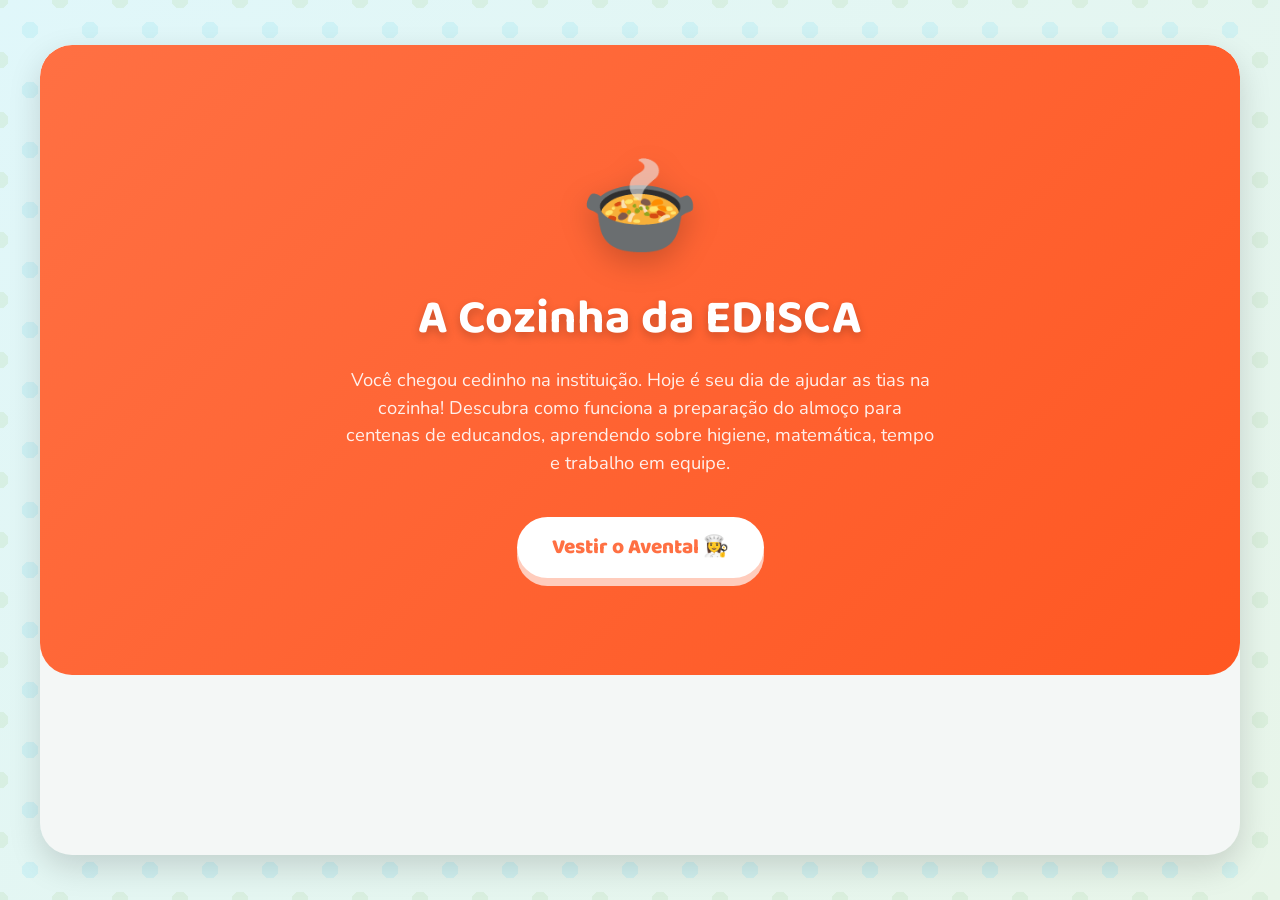
<file: cozinha.html>
<!DOCTYPE html>
<html lang="pt-BR">
<head>
    <meta charset="UTF-8">
    <meta name="viewport" content="width=device-width, initial-scale=1.0, maximum-scale=1.0, user-scalable=no">
    <title>EDISCA: O Coração da Cozinha</title>
    <link href="https://fonts.googleapis.com/css2?family=Baloo+2:wght@400;600;800&family=Nunito:wght@400;700;900&display=swap" rel="stylesheet">
    <style>
        :root {
            --primary: #FF7043; /* Laranja vibrante */
            --secondary: #42A5F5; /* Azul amigável */
            --success: #66BB6A; /* Verde sucesso */
            --warning: #FFA726; /* Amarelo alerta */
            --dark: #37474F;
            --light: #F4F7F6;
            --white: #FFFFFF;
            --shadow-soft: 0 8px 24px rgba(0,0,0,0.08);
            --shadow-hard: 0 12px 32px rgba(0,0,0,0.15);
            --radius-lg: 32px;
            --radius-md: 20px;
            --font-title: 'Baloo 2', cursive;
            --font-text: 'Nunito', sans-serif;
        }

        * { margin: 0; padding: 0; box-sizing: border-box; user-select: none; }

        body {
            background: linear-gradient(135deg, #E0F7FA 0%, #E8F5E9 100%);
            font-family: var(--font-text); color: var(--dark);
            min-height: 100vh; width: 100vw;
            display: flex; justify-content: center; align-items: flex-start;
            padding: 10px; overflow-x: hidden;
        }

        /* Efeito de partículas ao fundo */
        .bg-particles {
            position: fixed; width: 100%; height: 100%; top: 0; left: 0; z-index: 0;
            background-image: radial-gradient(#B2EBF2 20%, transparent 20%), radial-gradient(#C8E6C9 20%, transparent 20%);
            background-size: 60px 60px; background-position: 0 0, 30px 30px; opacity: 0.4;
            pointer-events: none;
        }

        #app-container {
            width: 100%; max-width: 1200px; min-height: 90vh;
            background: var(--light); position: relative; z-index: 10;
            display: flex; flex-direction: column; 
            box-shadow: var(--shadow-hard); border-radius: var(--radius-lg);
            margin: auto; overflow: hidden;
        }

        /* HEADER DE PROGRESSO (HUD) */
        .hud {
            min-height: 70px; background: var(--white); display: flex;
            justify-content: space-between; align-items: center; padding: 10px 20px;
            box-shadow: 0 4px 15px rgba(0,0,0,0.05); z-index: 50; flex-wrap: wrap; gap: 10px;
        }
        .hud-profile { display: flex; align-items: center; gap: 15px; }
        .hud-avatar { width: 50px; height: 50px; background: #FFCC80; border-radius: 50%; display: flex; justify-content: center; align-items: center; font-size: 1.8rem; border: 3px solid var(--white); box-shadow: 0 4px 8px rgba(0,0,0,0.1); }
        .hud-stats { display: flex; flex-direction: column; }
        
        /* Nome e Botão de Editar Profissional */
        .hud-name-container { display: flex; align-items: center; gap: 8px; }
        .hud-name-text { font-family: var(--font-title); font-size: 1.25rem; font-weight: 800; color: var(--primary); line-height: 1.2; }
        .btn-edit-name { background: #ECEFF1; border: none; width: 24px; height: 24px; border-radius: 50%; cursor: pointer; display: flex; justify-content: center; align-items: center; font-size: 0.85rem; color: #546E7A; transition: 0.2s; }
        .btn-edit-name:hover { background: #CFD8DC; color: var(--dark); }
        
        .hud-level { font-size: 0.85rem; font-weight: 700; color: #78909C; }
        .xp-bar-container { width: 150px; height: 10px; background: #ECEFF1; border-radius: 10px; margin-top: 4px; overflow: hidden; }
        .xp-bar-fill { height: 100%; background: var(--secondary); width: 0%; transition: width 0.5s ease-out; }
        
        .hud-right-actions { display: flex; align-items: center; gap: 15px; }
        .hud-currency { font-family: var(--font-title); font-size: 1.4rem; font-weight: 800; color: var(--warning); display: flex; align-items: center; gap: 6px; }
        
        /* Botão de Voltar ao Menu */
        .btn-back-menu {
            background: #F4F7F6; color: #546E7A; padding: 8px 16px; border-radius: 20px;
            font-size: 0.9rem; font-weight: 700; text-decoration: none; border: 2px solid #CFD8DC;
            transition: all 0.2s; display: inline-flex; align-items: center; gap: 6px;
        }
        .btn-back-menu:hover { background: #E8F5E9; border-color: var(--success); color: var(--success); }

        /* TELAS GERAIS */
        .screen { width: 100%; min-height: 70vh; display: flex; flex-direction: column; transition: all 0.4s cubic-bezier(0.4, 0, 0.2, 1); z-index: 20; background: var(--light); padding-bottom: 40px; }
        .screen.hidden { display: none !important; opacity: 0; pointer-events: none; }

        /* TELA DE SPLASH */
        .splash { background: linear-gradient(135deg, var(--primary), #FF5722); justify-content: center; align-items: center; color: var(--white); text-align: center; padding: 30px 20px; border-radius: var(--radius-lg); }
        .splash-logo { font-size: 6rem; margin-bottom: 20px; animation: float 3s ease-in-out infinite; filter: drop-shadow(0 10px 15px rgba(0,0,0,0.2)); }
        .splash h1 { font-family: var(--font-title); font-size: 3rem; line-height: 1.1; margin-bottom: 20px; text-shadow: 0 4px 10px rgba(0,0,0,0.2); }
        .splash p { font-size: 1.15rem; max-width: 600px; margin-bottom: 40px; opacity: 0.9; line-height: 1.5; }

        /* BOTÕES */
        .btn {
            padding: 14px 35px; font-family: var(--font-title); font-size: 1.3rem; font-weight: 800;
            border: none; border-radius: 50px; cursor: pointer; transition: all 0.2s;
            display: inline-flex; align-items: center; justify-content: center; gap: 10px;
            text-decoration: none;
        }
        .btn-main { background: var(--white); color: var(--primary); box-shadow: 0 8px 0 #FFCCBC; }
        .btn-main:active { transform: translateY(8px); box-shadow: 0 0 0 #FFCCBC; }
        .btn-action { background: var(--secondary); color: var(--white); box-shadow: 0 6px 0 #1E88E5; padding: 12px 30px; font-size: 1.2rem; }
        .btn-action:active { transform: translateY(6px); box-shadow: 0 0 0 #1E88E5; }

        /* TELA DE MAPA (SAGA) */
        .map-screen { background: #E8F5E9; padding: 20px 10px; position: relative; }
        .map-path { position: absolute; width: 8px; background: #C8E6C9; left: 50%; transform: translateX(-50%); top: 120px; bottom: 100px; z-index: 1; border-radius: 10px; }
        .map-nodes { position: relative; z-index: 2; display: flex; flex-direction: column; align-items: center; gap: 40px; padding: 20px 0 60px 0; width: 100%; }
        .node {
            display: flex; align-items: center; gap: 20px; width: 100%; max-width: 500px;
            background: var(--white); padding: 15px 20px; border-radius: var(--radius-lg);
            box-shadow: var(--shadow-soft); cursor: pointer; transition: all 0.3s;
            border: 4px solid transparent; position: relative;
        }
        .node.locked { opacity: 0.6; filter: grayscale(1); cursor: not-allowed; }
        .node.active { border-color: var(--primary); transform: scale(1.02); box-shadow: var(--shadow-hard); }
        .node.completed { border-color: var(--success); }
        .node:nth-child(even) { flex-direction: row-reverse; text-align: right; }
        .node-icon { font-size: 2.5rem; background: #F5F5F5; width: 70px; height: 70px; display: flex; justify-content: center; align-items: center; border-radius: 50%; box-shadow: inset 0 4px 8px rgba(0,0,0,0.05); flex-shrink: 0; }
        .node-info { flex-grow: 1; }
        .node-title { font-family: var(--font-title); font-size: 1.3rem; color: var(--dark); line-height: 1.2; font-weight: 800; }
        .node-desc { font-size: 0.85rem; color: #78909C; font-weight: 700; }
        .node-status { position: absolute; top: -10px; right: -5px; width: 32px; height: 32px; border-radius: 50%; display: flex; justify-content: center; align-items: center; font-size: 1.1rem; background: var(--white); box-shadow: var(--shadow-soft); }
        .node:nth-child(even) .node-status { right: auto; left: -5px; }

        /* TELA DE JOGO E DIÁLOGOS RPG */
        .game-screen { display: flex; flex-direction: column; }
        .game-area { flex-grow: 1; padding: 20px 15px; display: flex; flex-direction: column; align-items: center; width: 100%; }
        
        /* DIALOG BOX (ESTILO RPG) */
        .rpg-dialog {
            width: 100%; max-width: 800px; background: var(--white); border-radius: var(--radius-md);
            padding: 20px; display: flex; gap: 20px; box-shadow: var(--shadow-hard);
            margin-bottom: 25px; border-top: 6px solid var(--primary); position: relative;
            animation: slideDown 0.5s ease;
        }
        .dialog-avatar { width: 80px; height: 80px; border-radius: 50%; border: 4px solid var(--light); box-shadow: var(--shadow-soft); background: #FFCC80; display: flex; justify-content: center; align-items: flex-end; overflow: hidden; flex-shrink: 0; }
        .dialog-avatar span { font-size: 3.5rem; line-height: 1; }
        .dialog-content { flex-grow: 1; display: flex; flex-direction: column; justify-content: center; }
        .dialog-name { font-family: var(--font-title); font-size: 1.2rem; color: var(--primary); font-weight: 800; margin-bottom: 5px; text-transform: uppercase; letter-spacing: 1px; }
        .dialog-text { font-size: 1.1rem; font-weight: 700; color: #455A64; line-height: 1.5; min-height: 55px; }
        .typewriter-cursor { display: inline-block; width: 4px; height: 1.15rem; background: var(--primary); animation: blink 1s infinite; margin-left: 5px; vertical-align: middle; }

        /* CONTAINER DE DESAFIOS */
        .puzzle-container {
            width: 100%; max-width: 800px; background: var(--white); border-radius: var(--radius-md);
            padding: 20px; box-shadow: var(--shadow-soft); display: flex; flex-direction: column; gap: 20px;
        }
        .puzzle-question { font-family: var(--font-title); font-size: 1.5rem; color: var(--dark); text-align: center; margin-bottom: 10px; line-height: 1.3; font-weight: 800; }

        /* MECÂNICA 1: MÚLTIPLA ESCOLHA LÓGICA */
        .mcq-grid { display: grid; grid-template-columns: 1fr 1fr; gap: 15px; width: 100%; }
        .btn-mcq {
            background: var(--light); border: 3px solid #CFD8DC; padding: 15px; border-radius: 16px;
            font-size: 1.1rem; font-weight: 700; color: var(--dark); cursor: pointer; transition: all 0.2s;
            text-align: center; display: flex; flex-direction: column; align-items: center; justify-content: center; gap: 10px;
            min-height: 60px;
        }
        .btn-mcq:hover { border-color: var(--secondary); background: #E3F2FD; }
        .btn-mcq.selected { border-color: var(--primary); background: #FFF3E0; color: var(--primary); }

        /* MECÂNICA 2: INPUT MATEMÁTICO */
        .math-input-container { display: flex; flex-direction: column; align-items: center; gap: 20px; width: 100%; }
        .math-input { font-size: 2.5rem; font-family: var(--font-title); font-weight: 800; text-align: center; width: 160px; padding: 10px; border: 4px solid #CFD8DC; border-radius: 20px; color: var(--primary); outline: none; transition: 0.3s; }
        .math-input:focus { border-color: var(--secondary); box-shadow: 0 0 0 5px rgba(66, 165, 245, 0.2); }

        /* MECÂNICA 3: SEQUENCIAMENTO */
        .seq-container { display: flex; flex-wrap: wrap; justify-content: center; gap: 12px; width: 100%; }
        .seq-item { background: var(--white); border: 3px solid #CFD8DC; border-radius: 16px; padding: 12px 20px; font-size: 1.05rem; font-weight: 700; cursor: pointer; transition: 0.2s; box-shadow: var(--shadow-soft); text-align: center; max-width: 100%; }
        .seq-item:hover { border-color: var(--secondary); transform: scale(1.02); }
        .seq-item.clicked { background: var(--secondary); color: var(--white); border-color: #1E88E5; pointer-events: none; opacity: 0.6; }
        .seq-slots { display: flex; flex-direction: column; gap: 10px; justify-content: center; margin-bottom: 15px; width: 100%; }
        .seq-slot { width: 100%; min-height: 50px; border: 3px dashed #B0BEC5; border-radius: 12px; display: flex; justify-content: center; align-items: center; font-weight: 800; color: var(--secondary); background: #FAFAFA; text-align: center; padding: 10px; font-size: 1rem; }

        /* OVERLAYS / MODAIS */
        .overlay { position: fixed; top: 0; left: 0; width: 100vw; height: 100vh; background: rgba(0,0,0,0.6); z-index: 100; display: flex; justify-content: center; align-items: center; padding: 15px; opacity: 0; pointer-events: none; transition: 0.3s; backdrop-filter: blur(5px); }
        .overlay.active { opacity: 1; pointer-events: all; }
        .trivia-card { background: var(--white); width: 100%; max-width: 600px; border-radius: var(--radius-lg); padding: 30px 20px; text-align: center; box-shadow: var(--shadow-hard); transform: scale(0.8); transition: 0.4s cubic-bezier(0.175, 0.885, 0.32, 1.275); max-height: 90vh; overflow-y: auto; }
        .overlay.active .trivia-card { transform: scale(1); }
        .trivia-icon { font-size: 4rem; margin-bottom: 10px; animation: bounce 2s infinite; }
        .trivia-title { font-family: var(--font-title); font-size: 2rem; color: var(--success); margin-bottom: 15px; line-height: 1.1; font-weight: 800; }
        .trivia-text { font-size: 1.1rem; color: #546E7A; margin-bottom: 25px; font-weight: 600; line-height: 1.5; background: #F1F8E9; padding: 15px; border-radius: 16px; border-left: 6px solid var(--success); text-align: left; }
        
        /* MODAL DE EDIÇÃO DE NOME PROFISSIONAL */
        .name-modal-card { background: var(--white); width: 100%; max-width: 400px; border-radius: var(--radius-md); padding: 25px; text-align: center; box-shadow: var(--shadow-hard); border-top: 6px solid var(--secondary); }
        .name-modal-title { font-family: var(--font-title); font-size: 1.5rem; color: var(--dark); margin-bottom: 15px; font-weight: 800; }
        .name-modal-input { width: 100%; font-size: 1.2rem; padding: 12px 15px; border: 3px solid #CFD8DC; border-radius: 12px; font-family: var(--font-text); text-align: center; color: var(--dark); outline: none; transition: 0.2s; margin-bottom: 20px; font-weight: 700; }
        .name-modal-input:focus { border-color: var(--secondary); background: #F5F5F5; }
        .name-modal-actions { display: flex; gap: 10px; justify-content: center; }
        .btn-modal-save { background: var(--secondary); color: var(--white); font-size: 1rem; padding: 10px 20px; border-radius: 30px; font-weight: 700; border: none; cursor: pointer; }
        .btn-modal-cancel { background: #ECEFF1; color: #546E7A; font-size: 1rem; padding: 10px 20px; border-radius: 30px; font-weight: 700; border: none; cursor: pointer; }

        /* ANIMAÇÕES */
        @keyframes float { 0%, 100% { transform: translateY(0); } 50% { transform: translateY(-15px); } }
        @keyframes bounce { 0%, 100% { transform: translateY(0); } 50% { transform: translateY(-10px); } }
        @keyframes blink { 0%, 100% { opacity: 1; } 50% { opacity: 0; } }
        @keyframes slideDown { from { transform: translateY(-20px); opacity: 0; } to { transform: translateY(0); opacity: 1; } }
        @keyframes errorShake { 0%, 100% { transform: translateX(0); } 25% { transform: translateX(-8px); } 75% { transform: translateX(8px); } }

        .error-anim { animation: errorShake 0.4s ease; border-color: #EF5350 !important; }

        /* RESPONSIVIDADE MAXIMA (CELULARES) */
        @media (max-width: 768px) {
            body { padding: 5px; }
            #app-container { border-radius: 16px; min-height: 95vh; }
            .hud { padding: 10px; justify-content: center; gap: 15px; }
            .hud-right-actions { width: 100%; justify-content: space-between; }
            .splash h1 { font-size: 2.2rem; }
            .splash-logo { font-size: 4.5rem; }
            .rpg-dialog { flex-direction: column; align-items: center; text-align: center; gap: 10px; }
            .dialog-avatar { width: 70px; height: 70px; }
            .dialog-avatar span { font-size: 3rem; }
            .mcq-grid { grid-template-columns: 1fr; gap: 10px; }
            .node { flex-direction: column !important; text-align: center !important; gap: 10px; border-radius: 20px; padding: 15px; }
            .node-status { top: -12px; right: 50% !important; left: auto !important; transform: translateX(50%); }
            .map-path { left: 50%; }
            .puzzle-container { padding: 15px; }
            .puzzle-question { font-size: 1.3rem; }
            .btn { width: 100%; padding: 12px 20px; font-size: 1.2rem; }
        }
    </style>
</head>
<body>
    <div class="bg-particles"></div>
    
    <div id="app-container">
        
        <!-- HUD (CABEÇALHO) COMPACTO E COMPLETO -->
        <div class="hud" id="hud" style="display: none;">
            <div class="hud-profile">
                <div class="hud-avatar">👧</div>
                <div class="hud-stats">
                    <!-- Área Nome Da Aluna Profissional com Janela Modal -->
                    <div class="hud-name-container">
                        <span class="hud-name-text" id="ui-player-name">Aluna Ajudante</span>
                        <button class="btn-edit-name" onclick="openNameModal()" title="Editar Nome">✏️</button>
                    </div>
                    <span class="hud-level">Nível <span id="ui-level">1</span></span>
                    <div class="xp-bar-container"><div class="xp-bar-fill" id="ui-xp-bar"></div></div>
                </div>
            </div>
            <div class="hud-right-actions">
                <div class="hud-currency">⭐ <span id="ui-stars">0</span></div>
                <!-- Botão de Voltar ao Menu integrado -->
                <a href="index.html" class="btn-back-menu">⬅️ Menu Principal</a>
            </div>
        </div>

        <div id="screen-splash" class="screen splash">
            <div class="splash-logo">🍲</div>
            <h1>A Cozinha da EDISCA</h1>
            <p>Você chegou cedinho na instituição. Hoje é seu dia de ajudar as tias na cozinha! Descubra como funciona a preparação do almoço para centenas de educandos, aprendendo sobre higiene, matemática, tempo e trabalho em equipe.</p>
            <button class="btn btn-main" onclick="goToMap()">Vestir o Avental 👩‍🍳</button>
        </div>

        <div id="screen-map" class="screen map-screen hidden">
            <h2 style="text-align: center; font-family: var(--font-title); font-size: 2rem; color: var(--dark); margin-bottom: 5px; position:relative; z-index: 10; font-weight: 800;">Mapa da Cozinha</h2>
            <p style="text-align: center; font-weight: 700; color: #546E7A; margin-bottom: 20px; position:relative; z-index: 10; padding: 0 10px; font-size: 0.95rem;">Complete os ambientes em ordem para garantir o almoço!</p>
            
            <div class="map-path"></div>
            <div class="map-nodes" id="map-nodes"></div>
        </div>

        <div id="screen-game" class="screen game-screen hidden">
            <div class="game-area">
                
                <div class="rpg-dialog">
                    <div class="dialog-avatar"><span id="dg-avatar-icon">👩‍🍳</span></div>
                    <div class="dialog-content">
                        <div class="dialog-name" id="dg-name">Tia Aurea</div>
                        <div class="dialog-text"><span id="dg-text"></span><span class="typewriter-cursor"></span></div>
                    </div>
                </div>

                <div class="puzzle-container" id="puzzle-container">
                    <div class="puzzle-question" id="pz-question">Pergunta do desafio aqui</div>
                    <div id="pz-interactive"></div>
                    
                    <div style="display:flex; justify-content:flex-end; margin-top: 20px; width: 100%;">
                        <button class="btn btn-action" id="btn-verify" onclick="verifyAnswer()" style="display:none;">Confirmar Resposta</button>
                    </div>
                </div>
                
                <button class="btn" style="margin-top: 20px; background: transparent; color: #90A4AE; font-size: 1rem; box-shadow: none;" onclick="goToMap()"> Abandonar tarefa e voltar ao mapa</button>
            </div>
        </div>

        <!-- MODAL TRIVIA / FEEDBACK -->
        <div class="overlay" id="overlay-trivia">
            <div class="trivia-card">
                <div class="trivia-icon">🎉</div>
                <h2 class="trivia-title">Excelente!</h2>
                <div class="trivia-text" id="trivia-text">Curiosidade sobre a EDISCA...</div>
                <button class="btn btn-action" onclick="finishChallenge()">Continuar Jornada</button>
            </div>
        </div>

        <!-- MODAL DE EDIÇÃO DO NOME (PROFISSIONAL) -->
        <div class="overlay" id="overlay-name">
            <div class="name-modal-card">
                <h3 class="name-modal-title">Como quer ser chamada?</h3>
                <input type="text" class="name-modal-input" id="modal-name-input" maxlength="20" placeholder="Nome da Aluna">
                <div class="name-modal-actions">
                    <button class="btn-modal-cancel" onclick="closeNameModal()">Cancelar</button>
                    <button class="btn-modal-save" onclick="saveNameModal()">Salvar Nome</button>
                </div>
            </div>
        </div>

    </div>

    <script>
        const gameStory = {
            characters: {
                aurea: { name: 'Tia Aurea (Chef)', icon: '👩‍🍳', color: '#FF7043' },
                daiane: { name: 'Tia Daiane (Auxiliar)', icon: '👩‍🌾', color: '#66BB6A' },
                player: { name: 'Você', icon: '👧', color: '#42A5F5' }
            },
            rooms: [
                { id: 'r1', name: 'Recebimento', desc: 'Conferência de insumos', icon: '📦' },
                { id: 'r2', name: 'Despensa', desc: 'Organização e Validade', icon: '🥫' },
                { id: 'r3', name: 'Geladeira', desc: 'Controle de Frio e Resfriados', icon: '❄️' },
                { id: 'r4', name: 'Hortifruti', desc: 'Seleção e Triagem', icon: '🥬' },
                { id: 'r5', name: 'Lavagem', desc: 'Higiene de Louças e Panelas', icon: '🧼' },
                { id: 'r6', name: 'Pré-preparo', desc: 'Cortes e Porções', icon: '🔪' },
                { id: 'r7', name: 'Fogão', desc: 'Tempo e Cozimento', icon: '🍳' },
                { id: 'r8', name: 'Montagem dos pratos', desc: 'Porcionamento e Estética', icon: '🍽️' },
                { id: 'r9', name: 'Refeitório', desc: 'Distribuição e Acolhimento', icon: '🍱' },
                { id: 'r10', name: 'Limpeza', desc: 'Faxina e Sustentabilidade', icon: '🧹' }
            ]
        };

        const gameChallenges = [
            // CATEGORIA 1: RECEBIMENTO (r1)
            {
                roomId: 'r1', type: 'mcq', char: 'daiane',
                dialogue: "Três entregadores — Carlos, Marcos e Fábio — vieram trazer insumos diferentes (Frango, Arroz e Alface), um de cada vez. O entregador do Arroz não foi o primeiro nem o último a chegar. Carlos entregou a Alface logo após a chegada do entregador do Arroz. Quem entregou o Frango?",
                question: "Use a eliminação lógica para descobrir quem trouxe o Frango:",
                options: [
                    { text: "Fábio", correct: true },
                    { text: "Carlos", correct: false },
                    { text: "Marcos", correct: false },
                    { text: "Nenhum deles", correct: false }
                ],
                trivia: "A conferência organizada por ordem de chegada no recebimento garante a rastreabilidade dos alimentos da nossa cozinha."
            },
            {
                roomId: 'r1', type: 'math_input', char: 'daiane',
                dialogue: "Recebemos potes de polpa de suco concentrado para o lanche. Sabemos que 1 pote de polpa misturado com 4 potes de água rende exatamente 5 litros de suco pronto. Se para o almoço de hoje precisamos de 60 litros de suco...",
                question: "Quantos potes de polpa concentrada precisamos receber e conferir?",
                answer: 12,
                trivia: "Calcular as frações exatas de rendimento evita a falta de suco na hora do serviço e elimina desperdícios desnecessários."
            },
            {
                roomId: 'r1', type: 'sequence', char: 'daiane',
                dialogue: "Acabou de chegar um caminhão de entregas com lotes de insumos. Precisamos organizar a inspeção imediata sem pular etapas preventivas.",
                question: "Determine a ordem lógica do procedimento correto de fiscalização sanitária:",
                sequenceItems: [
                    { id: 's1', text: 'Conferir a temperatura interna do caminhão refrigerador' },
                    { id: 's2', text: 'Avaliar as características sensoriais como odor e cor do insumo' },
                    { id: 's3', text: 'Assinar o canhoto da nota fiscal de recebimento do fornecedor' },
                    { id: 's4', text: 'Transportar os alimentos imediatamente para as câmaras frias' }
                ],
                trivia: "Garantir essa sequência impede a entrada de insumos estragados ou fora dos padrões legais de conservação."
            },
            {
                roomId: 'r1', type: 'math_input', char: 'daiane',
                dialogue: "Uma balança de recebimento desregulada está marcando sempre 500g a mais do que o peso real dos produtos. Recebemos 5 caixas de cebolas e a balança apontou o peso bruto de exatamente 12,5 kg para cada caixa.",
                question: "Qual é o peso real total em quilos (kg) de cebolas que foram recebidas?",
                answer: 60,
                trivia: "Antes de servir uma refeição, existe muito planejamento, organization e dedicação. Cada etapa é importante para garantir uma alimentação segura e de qualidade."
            },

            // CATEGORIA 2: DESPENSA (r2)
            {
                roomId: 'r2', type: 'mcq', char: 'aurea',
                dialogue: "Temos três caixas fechadas na despensa etiquetadas incorretamente como: 'Apenas Feijão', 'Apenas Arroz' e 'Feijão + Arroz Misto'. Sabendo que absolutamente TODAS as etiquetas estão erradas, você abre a caixa que diz 'Feijão + Arroz Misto' e encontra apenas pacotes de Arroz. O que está de verdade na caixa rotulada como 'Apenas Feijão'?",
                question: "Decifre o problem das etiquetas falsas usando dedução e exclusão:",
                options: [
                    { text: "A mistura de Feijão + Arroz Misto", correct: true },
                    { text: "Apenas Arroz", correct: false },
                    { text: "Apenas Feijão", correct: false },
                    { text: "A caixa está totalmente vazia", correct: false }
                ],
                trivia: "A etiquetagem correta e o monitoramento lógico de estoques evitam erros na hora de separar os ingredientes do dia."
            },
            {
                roomId: 'r2', type: 'math_input', char: 'aurea',
                dialogue: "O estoque inicial de pacotes de macarrão na despensa era alto. No primeiro turno da semana, usamos 1/3 do estoque total. No segundo turno, usamos exatamente a metade do que tinha sobrado, restando apenas 10 pacotes nas prateleiras.",
                question: "Quantos pacotes de macarrão tínhamos guardados originalmente?",
                answer: 30,
                trivia: "Controlar frações de consumo ajuda a estimar a duração do estoque até a chegada da próxima entrega."
            },
            {
                roomId: 'r2', type: 'math_input', char: 'aurea',
                dialogue: "Na prateleira de enlatados da despensa, as latas são organizadas seguindo uma sequência lógica de fileiras baseada nas marcas recebidas: a primeira fileira tem 2 latas, a segunda tem 4 latas, a terceira tem 8 latas.",
                question: "Seguindo rigorosamente este mesmo padrão lógico, quantas latas terá a quarta fileira?",
                answer: 16,
                trivia: "Padrões lógicos visuais ajudam a organizar a despensa de maneira rápida e esteticamente limpa para auditorias."
            },
            {
                roomId: 'r2', type: 'math_input', char: 'aurea',
                dialogue: "Tia Áurea consegue organizar 3 prateleiras da despensa por hora, enquanto Tia Daiane organiza 2 prateleiras por hora. Precisamos organizar a despensa inteira, que possui um total de 15 prateleiras.",
                question: "Quantas horas as duas levarão para concluir o trabalho juntas?",
                answer: 3,
                trivia: "A organização minuciosa da nossa despensa garante que nenhum ingrediente precioso seja desperdiçado, permitindo que as doações alimentem o futuro de centenas de crianças diariamente."
            },

            // CATEGORIA 3: GELADEIRA (r3)
            {
                roomId: 'r3', type: 'mcq', char: 'aurea',
                dialogue: "Para organizar a geladeira, as tias usam um fluxograma simples: Se o alimento solta líquido cru -> Prateleira Inferior. Se o alimento está pronto para o consumo direto -> Prateleira Superior. Se é um laticínio lacrado -> Prateleira Média. Onde devemos armazenar um pote de doce de leite caseiro finalizado e resfriado?",
                question: "Identifique o destino correto seguindo o fluxograma de segurança:",
                options: [
                    { text: "Prateleira Superior", correct: true },
                    { text: "Prateleira Média", correct: false },
                    { text: "Prateleira Inferior", correct: false },
                    { text: "Na gaveta inferior de hortifrúti", correct: false }
                ],
                trivia: "Respeitar o fluxo de posições na refrigeração impede que contaminações invisíveis caiam sobre os doces prontos."
            },
            {
                roomId: 'r3', type: 'math_input', char: 'aurea',
                dialogue: "O termômetro digital da geladeira marcava a temperatura ideal de 3°C. Durante a manhã, a porta ficou aberta para retirada e a temperatura subiu 4°C. Logo após fechar, ela reduziu 2°C, mas subiu mais 1°C ao guardar os sucos.",
                question: "Qual é a temperatura final em graus Celsius (°C) indicada no visor agora?",
                answer: 6,
                trivia: "Monitorar as oscilações térmicas no refrigerador preserva a estabilidade biológica de leites e derivados."
            },
            {
                roomId: 'r3', type: 'sequence', char: 'daiane',
                dialogue: "Precisamos coletar e armazenar as amostras diárias de segurança de cada refeição que vai para a geladeira. Não podemos cometer falhas de manuseio.",
                question: "Ordene as ações para a coleta perfeita das amostras regulamentares:",
                sequenceItems: [
                    { id: 's1', text: 'Identificar o pote esterilizado com a etiqueta do nome e data' },
                    { id: 's2', text: 'Coletar a amostra do alimento quente direto das panelas' },
                    { id: 's3', text: 'Resfriar o pote lacrado externamente com água corrente' },
                    { id: 's4', text: 'Armazenar no refrigerador dedicado por 72 horas regulamentares' }
                ],
                trivia: "As amostras guardadas são a garantia de segurança jurídica e sanitária da nossa cozinha contra intercorrências."
            },
            {
                roomId: 'r3', type: 'math_input', char: 'aurea',
                dialogue: "Uma das geladeiras industriais de carnes está operando com exatamente 80% da sua capacidade máxima de armazenamento preenchida. Sabemos que ela comporta no máximo 150 kg de insumos.",
                question: "Quantos quilos (kg) de carne ainda podemos colocar nela até atingir o limite total?",
                answer: 30,
                trivia: "O controle rigoroso do frio na EDISCA mantém as propriedades nutritivas e o frescor dos alimentos intactos, blindando a saúde de toda a nossa comunidade contra contaminações."
            },

            // CATEGORIA 4: HORTIFRUTI (r4)
            {
                roomId: 'r4', type: 'mcq', char: 'daiane',
                dialogue: "Estamos selecionando os vegetais para a sopa. Sabemos que: a cenoura não é redonda. O chuchu é totalmente verde. A abóbora é bem maior que a cenoura. Se precisamos eliminar os itens até achar um legume alaranjado, rígido e cheio de sementes internas, qual escolhemos?",
                question: "Aplique a eliminação de características para identificar o legume:",
                options: [
                    { text: "Abóbora", correct: true },
                    { text: "Cenoura", correct: false },
                    { text: "Chuchu", correct: false },
                    { text: "Batata", correct: false }
                ],
                trivia: "A triagem elimina partes não comestíveis ou machucadas, elevando o padrão estético e nutricional das sopas."
            },
            {
                roomId: 'r4', type: 'math_input', char: 'daiane',
                dialogue: "Ao inspecionar os lotes de laranjas para o suco, percebemos que o número de unidades inadequadas por caixa segue um padrão de progressão lógica: 1, 3, 7, 15...",
                question: "Se este mesmo padrão lógico se mantiver, quantas laranjas ruins encontraremos na próxima caixa?",
                answer: 31,
                trivia: "Identificar padrões numéricos nas perdas ajuda a avaliar o controle de qualidade dos fornecedores do campo."
            },
            {
                roomId: 'r4', type: 'mcq', char: 'aurea',
                dialogue: "Quatro frutas estão alinhadas na bancada de lavagem: Banana, Maçã, Mamão e Melancia. A Melancia está logo ao lado do Mamão. A Maçã não está nas extremidades. A Banana está imediatamente à esquerda da Maçã. Qual fruta ocupa a primeira posição da esquerda?",
                question: "Descubra a fruta da ponta resolvendo o problema de posição espacial:",
                options: [
                    { text: "Banana", correct: true },
                    { text: "Maçã", correct: false },
                    { text: "Mamão", correct: false },
                    { text: "Melancia", correct: false }
                ],
                trivia: "A organização espacial na bancada acelera o processamento de frutas e mantém o ambiente limpo."
            },
            {
                roomId: 'r4', type: 'math_input', char: 'daiane',
                dialogue: "Para fazer a salada de frutas da EDISCA, calculamos que cada educando consome uma porção padrão de 150 gramas de mix picado. Hoje temos 180 educandos confirmados para o almoço.",
                question: "Quantos quilos (kg) de frutas limpas e picadas precisamos preparar no total?",
                answer: 27,
                trivia: "Cores vivas no prato significam vitaminas e minerais diversos! A seleção cuidadosa do nosso hortifrúti transforma cada refeição colorida em combustível puro para o aprendizado e a criatividade."
            },

            // CATEGORIA 5: LAVAGEM (r5)
            {
                roomId: 'r5', type: 'mcq', char: 'daiane',
                dialogue: "Na área de lavagem há três cubas profundas alinhadas na bancada industrial. A cuba de talheres está colada na de pratos. A de caldeirões é a maior de todas e fica posicionada no canto esquerdo. Sabendo que a cuba de pratos não está na outra ponta (direita), onde fica a de talheres?",
                question: "Determine a localização exata da cuba de talheres por dedução:",
                options: [
                    { text: "Na cuba do meio", correct: true },
                    { text: "Na cuba da esquerda", correct: false },
                    { text: "Na cuba da direita", correct: false },
                    { text: "Fora da bancada de lavagem", correct: false }
                ],
                trivia: "Conhecer a lógica posicional da linha de lavagem melhora a ergonomia e acelera o trabalho das tias."
            },
            {
                roomId: 'r5', type: 'math_input', char: 'daiane',
                dialogue: "O processo de lavagem manual consome cerca de 15 litros de água tratada a cada lote de 5 pratos limpos. Os educandos deixaram um total de 120 pratos na janela de devolução do refeitório.",
                question: "Quantos litros de água serão consumidos se mantivermos essa mesma proporção?",
                answer: 360,
                trivia: "Medir o consumo de insumos líquidos nas tarefas de apoio ajuda a planejar metas de economia institucional."
            },
            {
                roomId: 'r5', type: 'sequence', char: 'aurea',
                dialogue: "Para que a água da cuba não fique engordurada logo no primeiro minuto, existe uma ordem lógica universal de lavagem dos utensílios.",
                question: "Ordene os utensílios do menos engordurado para o mais engordurado:",
                sequenceItems: [
                    { id: 's1', text: 'Lavar primeiro os copos de vidro' },
                    { id: 's2', text: 'Lavar os talheres e pratos individuais de servir' },
                    { id: 's3', text: 'Lavar as bacias plásticas grandes de distribuição' },
                    { id: 's4', text: 'Esfregar os caldeirões industriais e panelas de ferro com graxa' }
                ],
                trivia: "Essa ordem inteligente poupa sabão, economiza água e otimiza o tempo de esfregação na pia."
            },
            {
                roomId: 'r5', type: 'math_input', char: 'daiane',
                dialogue: "Temos um galão com 5000 mL de sanitizante concentrado para louças. Cada ciclo de desinfecção consome exatamente 250 mL de produto. Já realizamos 12 ciclos completos nesta manhã.",
                question: "Quantos mililitros (mL) de produto ainda restaram dentro do galão?",
                answer: 2000,
                trivia: "A lavagem rigorosa e a sanitização eliminam os inimigos invisíveis à saúde. Manter os utensílios brilhando é um ato de profundo respeito e proteção à integridade de cada criança que senta à nossa mesa."
            },

            // CATEGORIA 6: PRÉ-PREPARO (r6)
            {
                roomId: 'r6', type: 'mcq', char: 'daiane',
                dialogue: "Para evitar riscos à saúde, usamos facas coloridas exclusivas na cozinha da EDISCA: Vermelha para carnes cruas, Verde para vegetais crus, Azul para peixes e Amarela para alimentos cozidos. Se você precisa fatiar abobrinha crua e, depois, picar peito de frango já cozido desfiado, quais cores deve escolher?",
                question: "Selecione as cores corretas das facas para evitar contaminação cruzada:",
                options: [
                    { text: "Verde e Amarela", correct: true },
                    { text: "Vermelha e Verde", correct: false },
                    { text: "Azul e Amarela", correct: false },
                    { text: "Vermelha e Azul", correct: false }
                ],
                trivia: "A separação estrita por cores bloqueia a transferência de microrganismos de carnes para as saladas prontas."
            },
            {
                roomId: 'r6', type: 'math_input', char: 'daiane',
                dialogue: "Para preparar a massa da torta salgada do lanche, a receita padrão da nutrição pede 3 xícaras de farinha para cada 2 ovos utilizados. Se a cozinha precisa expandir a receita e vai usar 12 ovos inteiros...",
                question: "Quantas xícaras de farinha devem ser adicionadas à batedeira industrial?",
                answer: 18,
                trivia: "Manter a proporcionalidade matemática nas receitas grandes assegura a textura ideal e o padrão do sabor."
            },
            {
                roomId: 'r6', type: 'math_input', char: 'aurea',
                dialogue: "O rendimento no descasque de raízes pelos ajudantes segue um padrão lógico de ritmo de trabalho: o ajudante mais jovem limpou 5 kg, o segundo limpou 10 kg, e o terceiro limpou 20 kg.",
                question: "Seguindo essa mesma progressão de escala, quantos quilos (kg) o quarto ajudante deve limpar?",
                answer: 40,
                trivia: "Estimar o rendimento por pessoa permite organizar as escalas de tarefas sem sobrecarregar ninguém."
            },
            {
                roomId: 'r6', type: 'math_input', char: 'aurea',
                dialogue: "Um fardo com 48 kg de peito de frango bruto foi entregue na bancada. Sabemos que, após a limpeza e desossa completa no pré-preparo, exatamente 1/4 do peso total corresponde a ossos e cartilagens descartados.",
                question: "Quantos quilos (kg) de carne limpa e aproveitável restarão para a panela?",
                answer: 36,
                trivia: "O pré-preparo é onde a mágica da transformação acontece! Cortar, porcionar e temperar com exatidão garante que o cozimento seja uniforme e o sabor chegue perfeito a cada mordida."
            },

            // CATEGORIA 7: FOGÃO (r7)
            {
                roomId: 'r7', type: 'mcq', char: 'aurea',
                dialogue: "Temos três preparos fervendo no fogão industrial: o feijão precisa de 40 minutos de fogo, o refogado de legumes leva 15 minutos e o arroz precisa de 20 minutos. Queremos que todos fiquem prontos exatamente ao mesmo tempo, às 11h40, para servir a comida bem quente.",
                question: "Determine o horário lógico exato para acender o fogo do arroz:",
                options: [
                    { text: "11h20", correct: true },
                    { text: "11h00", correct: false },
                    { text: "11h25", correct: false },
                    { text: "11h15", correct: false }
                ],
                trivia: "A sincronização temporal evita que acompanhamentos esfriem enquanto a base principal termina o cozimento."
            },
            {
                roomId: 'r7', type: 'math_input', char: 'aurea',
                dialogue: "Um queimador industrial consome cerca de 2 kg de gás (GLP) por hora de uso contínuo em chama alta. Se hoje mantivermos 3 queimadores acesos simultaneamente por exatamente 4 horas para fazer todo o cozido...",
                question: "Quantos quilos (kg) de gás de cozinha serão consumidos no total?",
                answer: 24,
                trivia: "O cálculo de consumo de insumos energéticos ajuda na gestão de custos operacionais da instituição."
            },
            {
                roomId: 'r7', type: 'mcq', char: 'daiane',
                dialogue: "Avalie com atenção este relato de processo de cozimento de uma carne de panela: '1. Acender o fogo; 2. Aquecer o óleo e temperos; 3. Selar a carne crua; 4. Adicionar água fervente; 5. Desligar o fogo com a carne ainda dura; 6. Deixar apurar o molho'. Onde está o erro de lógica nesta ação?",
                question: "Identifique o erro crítico cometido na sequência do preparo:",
                options: [
                    { text: "Desligar o fogo com a carne ainda dura", correct: true },
                    { text: "Acender o fogo logo no início", correct: false },
                    { text: "Adicionar água fervente na panela quente", correct: false },
                    { text: "Colocar os temperos antes de despejar a carne", correct: false }
                ],
                trivia: "Garantir o tempo de amaciamento térmico elimina riscos de contaminação e melhora a mastigação infantil."
            },
            {
                roomId: 'r7', type: 'math_input', char: 'aurea',
                dialogue: "O caldeirão principal de sopa tem capacidade para 80 litros. Para cozinhar com segurança, preenchemos apenas 3/4 do seu volume com caldo. Cada concha padrão de distribuição cheia retira 250 mL (0,25 litros) de sopa.",
                question: "Quantas conchas cheias de sopa estão contidas dentro desse caldeirão?",
                answer: 240,
                trivia: "O fogão industrial da EDISCA pulsa como o verdadeiro coração da nossa cozinha! O calor controlado transforma ingredientes brutos em afeto quentinho que alimenta os corpos e as almas dos nossos alunos."
            },

            // CATEGORIA 8: MONTAGEM DOS PRATOS (r8)
            {
                roomId: 'r8', type: 'math_input', char: 'player',
                dialogue: "Na linha de montagem, cada prato feito deve conter obrigatoriamente 1 opção de carboidrato, 1 de proteína e 1 de legumes cozidos. Hoje a cozinha oferece 2 tipos de carboidrato (Arroz ou Macarrão) e 2 de proteína (Frango ou Carne).",
                question: "Quantas combinações diferentes e exclusivas de prato básico podemos montar?",
                answer: 4,
                trivia: "A variedade estruturada nas montagens estimula a aceitação alimentar de novos ingredientes pelos educandos."
            },
            {
                roomId: 'r8', type: 'math_input', char: 'aurea',
                dialogue: "Uma assadeira grande contém 120 pedaços simétricos de bolo para a sobremesa. Dividimos tudo igualmente entre as turmas A, B e C. Logo após receber, a turma A decidiu doar metade de todas as suas fatias para a turma B.",
                question: "Com quantos pedaços de bolo a turma B ficará no final após essa doação?",
                answer: 60,
                trivia: "O porcionamento equitativo garante que o aporte calórico planejado chegue de forma justa a todas as crianças."
            },
            {
                roomId: 'r8', type: 'sequence', char: 'aurea',
                dialogue: "As cubas do balcão térmico esvaziaram com o fluxo de serviço. Precisamos substituí-las por cubas cheias sem interromper a fila ou gerar acidentes.",
                question: "Ordene os passos do procedimento padrão para troca segura de cubas quentes:",
                sequenceItems: [
                    { id: 's1', text: 'Retirar a cuba vazia com cuidado usando as luvas térmicas de proteção' },
                    { id: 's2', text: 'Limpar qualquer respingo de molho na borda interna da pista de serviço' },
                    { id: 's3', text: 'Encaixar a nova cuba cheia e aquecida trazida direto do fogão industrial' },
                    { id: 's4', text: 'Posicionar o utensílio de servir limpo e higienizado sobre a nova preparação' }
                ],
                trivia: "A organização minuciosa da troca evita queimaduras por vapor e mantém a comida sempre atraente."
            },
            {
                roomId: 'r8', type: 'math_input', char: 'aurea',
                dialogue: "A diretriz nutricional estipula que o prato ideal da criança deve ser composto por 50% de saladas e vegetais frescos, 25% de carboidratos e 25% de proteínas. O prato montado de um educando pesa 400g.",
                question: "Quantos gramas (g) devem ser ocupados exclusivamente por vegetais e saladas?",
                answer: 200,
                trivia: "A montagem cuidadosa do prato ativa a alegria do olhar antes mesmo da primeira garfada! Porcionar com equilíbrio garante que cada nutriente essencial chegue de forma justa e idêntica a cada educando."
            },

            // CATEGORIA 9: REFEITÓRIO (r9)
            {
                roomId: 'r9', type: 'mcq', char: 'aurea',
                dialogue: "Quatro crianças — Beto, Ana, Carla e Duda — estão sentadas em volta de uma mesa quadrada no refeitório, uma em cada lado. Beto não está na frente de Ana. Carla está sentada imediatamente à direita de Beto. Ana sentou-se no lado oposto ao de Carla. Quem está sentado na frente de Beto?",
                question: "Mapeie as posições na mesa quadrada para descobrir quem está na frente do Beto:",
                options: [
                    { text: "Duda", correct: true },
                    { text: "Ana", correct: false },
                    { text: "Carla", correct: false },
                    { text: "Ninguém", correct: false }
                ],
                trivia: "A distribuição organizada de assentos promove a socialização tranquila e o respeito coletivo na hora da refeição."
            },
            {
                roomId: 'r9', type: 'math_input', char: 'aurea',
                dialogue: "O refeitório abre o primeiro turno às 11h15. Cada turma tem 25 minutos para almoçar e 5 minutos são reservados para a higienização das mesas entre os grupos. Temos 3 turnos seguidos de turmas hoje.",
                question: "A que horas o refeitório encerrará as atividades do almoço? (Digite sem pontuação, ex: 1240)",
                answer: 1240,
                trivia: "O planejamento de horários sincronizados assegura o fluxo ordenado sem aglomerações nas bancadas."
            },
            {
                roomId: 'r9', type: 'mcq', char: 'player',
                dialogue: "Analisando os registros, o ajudante nota que nas quartas-feiras o consumo de água mineral dobra no refeitório. Cruzando os dados da rotina das crianças: Segunda (Sol e Natação), Quarta (Feijoada e Dança), Sexta (Sopa e Teatro). Qual o motivo lógico?",
                question: "Identifique a variável responsável pelo aumento de sede nas quartas:",
                options: [
                    { text: "A combinação do cardápio mais denso (Feijoada) com a atividade física da dança", correct: true },
                    { text: "O fato isolado de ser exatamente o meio da semana útil", correct: false },
                    { text: "A oscilação climática que sempre ocorre nas quartas na região", correct: false },
                    { text: "O tamanho físico dos copos plásticos que diminui nesse dia específico", correct: false }
                ],
                trivia: "Estudar o comportamento do consumo ajuda a antecipar a demanda de água gelada nos dias quentes."
            },
            {
                roomId: 'r9', type: 'math_input', char: 'aurea',
                dialogue: "Temos 15 jarros de suco de frutas vermelhas com 2 litros de capacidade cada um no balcão de distribuição. Queremos servir copos cheios contendo exatamente 200 mL de suco para os educandos.",
                question: "Quantos copos cheios conseguiremos servir utilizando todo o volume de suco disponível?",
                answer: 150,
                trivia: "O refeitório da EDISCA é um templo de convivência, sorrisos e partilha! Aqui, saborear uma refeição saudável ao lado dos amigos e educadores fortalece os laços de respeito, cidadania e afeto."
            },

            // CATEGORIA 10: LIMPEZA (r10)
            {
                roomId: 'r10', type: 'mcq', char: 'daiane',
                dialogue: "Para realizar a desinfecção pesada do piso da nossa cozinha, usamos três baldes com funções e cores distintas: Balde Verde (Água com sabão), Balde Vermelho (Água limpa para enxágue) e Balde Branco (Solução clorada sanitizante). Qual é a ordem cronológica correta de uso dos baldes?",
                question: "Determine a sequência correta da higienização química do chão:",
                options: [
                    { text: "Verde, depois Vermelho, por fim Branco", correct: true },
                    { text: "Branco, depois Verde, por fim Vermelho", correct: false },
                    { text: "Vermelho, depois Verde, por fim Branco", correct: false },
                    { text: "Todos os três misturados juntos ao mesmo tempo", correct: false }
                ],
                trivia: "Aplicar o sanitizante por último e sem enxágue garante a eliminação contínua de bactérias do piso."
            },
            {
                roomId: 'r10', type: 'math_input', char: 'daiane',
                dialogue: "O sabão líquido concentrado rende muito na nossa rotina: 50 mL de produto são suficientes para preparar 5 litros de solução limpadora de chão. O pátio da cozinha exige 25 litros de solução completa para ser lavado.",
                question: "Quantos mililitros (mL) de sabão concentrado precisamos despejar no balde?",
                answer: 250,
                trivia: "Seguir as dosagens exatas dos produtos químicos protege o meio ambiente e evita desperdícios financeiros."
            },
            {
                roomId: 'r10', type: 'sequence', char: 'aurea',
                dialogue: "Chegou o momento da faxina geral de encerramento do dia. Para não espalhar sujidade em superfícies já higienizadas, devemos seguir a lei física da gravidade.",
                question: "Ordene as frentes de faxina da estrutura mais alta para a mais baixa:",
                sequenceItems: [
                    { id: 's1', text: 'Higienizar as coifas exaustoras, lâmpadas e prateleiras suspensas' },
                    { id: 's2', text: 'Lavar e sanitizar as bancadas de inox de manipulação e cubas' },
                    { id: 's3', text: 'Esfregar as bocas dos fogões e grelhas industriais externas' },
                    { id: 's4', text: 'Varrer, esfregar e puxar a água do chão em direção aos ralos escuros' }
                ],
                trivia: "Limpar de cima para baixo poupa esforço e impede o retrabalho na linha de higienização profissional."
            },
            {
                roomId: 'r10', type: 'math_input', char: 'daiane',
                dialogue: "A equipe da cozinha coletou materiais recicláveis no mês: 14 kg de plástico, 22 kg de papelão e 9 kg de alumínio. Uma empresa parceira reverte esses insumos em doações para a EDISCA: R$ 2,00 por kg de plástico/papelão e R$ 5,00 por kg de alumínio.",
                question: "Qual o valor total em reais (R$) gerado por essa faxina ecológica?",
                answer: 117,
                trivia: "Manter a nossa cozinha brilhando e reciclar os resíduos coroa o ciclo de cuidado com a saúde e o meio ambiente. Cada profissional de limpeza é um guardião essencial que sustenta toda a nossa escola com dedicação e amor!"
            }
        ];

        let playerState = {
            playerName: "Aluna Ajudante",
            currentLevel: 0,
            xp: 0,
            level: 1,
            stars: 0
        };

        let activeSequence = [];
        let currentChallengeData = null;
        let typewriterInterval = null;

        function initApp() {
            document.getElementById('ui-player-name').innerText = playerState.playerName;
            document.getElementById('ui-level').innerText = playerState.level;
            document.getElementById('ui-stars').innerText = playerState.stars;
            updateXPBar();
        }

        /* FUNÇÕES DO MODAL DO NOME (PROFISSIONAL) */
        function openNameModal() {
            document.getElementById('modal-name-input').value = playerState.playerName;
            document.getElementById('overlay-name').classList.add('active');
        }

        function closeNameModal() {
            document.getElementById('overlay-name').classList.remove('active');
        }

        function saveNameModal() {
            const inputVal = document.getElementById('modal-name-input').value.trim();
            if (inputVal !== "") {
                playerState.playerName = inputVal;
                document.getElementById('ui-player-name').innerText = inputVal;
                closeNameModal();
            } else {
                const inputElement = document.getElementById('modal-name-input');
                inputElement.style.borderColor = "#EF5350";
                setTimeout(() => inputElement.style.borderColor = "#CFD8DC", 1000);
            }
        }

        function updateXPBar() {
            const xpPerLevel = 100;
            const percentage = (playerState.xp % xpPerLevel);
            document.getElementById('ui-xp-bar').style.width = `${percentage}%`;
        }

        function gainXP(amount) {
            playerState.xp += amount;
            playerState.stars += 1;
            const newLevel = Math.floor(playerState.xp / 100) + 1;
            if(newLevel > playerState.level) {
                playerState.level = newLevel;
                document.getElementById('ui-level').innerText = playerState.level;
            }
            document.getElementById('ui-stars').innerText = playerState.stars;
            updateXPBar();
        }

        function goToMap() {
            document.getElementById('screen-splash').classList.add('hidden');
            document.getElementById('screen-game').classList.add('hidden');
            document.getElementById('hud').style.display = 'flex';
            
            buildSagaMap();
            document.getElementById('screen-map').classList.remove('hidden');
            window.scrollTo({ top: 0, behavior: 'smooth' });
        }

        function buildSagaMap() {
            const container = document.getElementById('map-nodes');
            container.innerHTML = '';

            const currentRoomIndex = Math.floor(playerState.currentLevel / 4);

            gameStory.rooms.forEach((room, index) => {
                const node = document.createElement('div');
                
                let status = 'locked';
                let statusIcon = '🔒';
                
                if (index < currentRoomIndex) {
                    status = 'completed'; statusIcon = '✅';
                } else if (index === currentRoomIndex) {
                    status = 'active'; statusIcon = '🔥';
                }

                const subChallengeIndex = index === currentRoomIndex ? (playerState.currentLevel % 4) + 1 : (index < currentRoomIndex ? 4 : 1);

                node.className = `node ${status}`;
                node.innerHTML = `
                    <div class="node-icon">${room.icon}</div>
                    <div class="node-info">
                        <div class="node-title">${room.name}</div>
                        <div class="node-desc">${room.desc} (Tarefa ${subChallengeIndex}/4)</div>
                    </div>
                    <div class="node-status">${statusIcon}</div>
                `;

                if (status === 'active') {
                    node.onclick = () => loadChallenge(playerState.currentLevel);
                }

                container.appendChild(node);
            });
            
            setTimeout(() => {
                const activeNode = document.querySelector('.node.active');
                if(activeNode) activeNode.scrollIntoView({ behavior: 'smooth', block: 'center' });
            }, 100);
        }

        function shuffleArray(array) {
            for (let i = array.length - 1; i > 0; i--) {
                const j = Math.floor(Math.random() * (i + 1));
                [array[i], array[j]] = [array[j], array[i]];
            }
            return array;
        }

        function loadChallenge(index) {
            currentChallengeData = gameChallenges[index];
            if(!currentChallengeData) return;

            document.getElementById('screen-map').classList.add('hidden');
            window.scrollTo({ top: 0, behavior: 'smooth' });
            
            const charData = gameStory.characters[currentChallengeData.char];
            document.getElementById('dg-avatar-icon').innerText = charData.icon;
            document.getElementById('dg-name').innerText = charData.name;
            document.getElementById('dg-name').style.color = charData.color;
            
            typewriterEffect(currentChallengeData.dialogue);

            document.getElementById('pz-question').innerText = currentChallengeData.question;
            const interactiveArea = document.getElementById('pz-interactive');
            interactiveArea.innerHTML = '';
            document.getElementById('btn-verify').style.display = 'none';

            if (currentChallengeData.type === 'mcq') renderMCQ(interactiveArea, currentChallengeData);
            if (currentChallengeData.type === 'math_input') renderMathInput(interactiveArea, currentChallengeData);
            if (currentChallengeData.type === 'sequence') renderSequence(interactiveArea, currentChallengeData);

            document.getElementById('screen-game').classList.remove('hidden');
        }

        function typewriterEffect(text) {
            clearInterval(typewriterInterval);
            const textElement = document.getElementById('dg-text');
            textElement.innerText = '';
            let i = 0;
            typewriterInterval = setInterval(() => {
                textElement.innerText += text.charAt(i);
                i++;
                if(i >= text.length) clearInterval(typewriterInterval);
            }, 20);
        }

        function renderMCQ(container, data) {
            const grid = document.createElement('div');
            grid.className = 'mcq-grid';
            
            const shuffledOptions = shuffleArray([...data.options]);
            
            shuffledOptions.forEach((opt) => {
                const btn = document.createElement('button');
                btn.className = 'btn-mcq';
                btn.innerText = opt.text;
                btn.onclick = () => {
                    document.querySelectorAll('.btn-mcq').forEach(b => b.classList.remove('selected'));
                    btn.classList.add('selected');
                    document.getElementById('btn-verify').onclick = () => verifyMCQ(opt.correct);
                    document.getElementById('btn-verify').style.display = 'block';
                };
                grid.appendChild(btn);
            });
            container.appendChild(grid);
        }

        function verifyMCQ(isCorrect) {
            if(isCorrect) triggerSuccess();
            else triggerError();
        }

        function renderMathInput(container, data) {
            const div = document.createElement('div');
            div.className = 'math-input-container';
            const input = document.createElement('input');
            input.type = 'number';
            input.className = 'math-input';
            input.placeholder = "0";
            
            input.addEventListener('input', () => {
                document.getElementById('btn-verify').style.display = input.value !== '' ? 'block' : 'none';
            });

            div.appendChild(input);
            container.appendChild(div);

            document.getElementById('btn-verify').onclick = () => {
                if(parseInt(input.value) === data.answer) triggerSuccess();
                else triggerError();
            }
        }

        function renderSequence(container, data) {
            activeSequence = [];
            const itemsDiv = document.createElement('div');
            itemsDiv.className = 'seq-container';
            
            const slotsDiv = document.createElement('div');
            slotsDiv.className = 'seq-slots';
            
            const shuffled = shuffleArray([...data.sequenceItems]);

            shuffled.forEach((item, idx) => {
                const slot = document.createElement('div');
                slot.className = 'seq-slot';
                slot.id = `slot-${idx}`;
                slot.innerText = `Etapa ${idx + 1}`;
                slotsDiv.appendChild(slot);

                const btn = document.createElement('button');
                btn.className = 'seq-item';
                btn.innerText = item.text;
                btn.onclick = () => {
                    btn.classList.add('clicked');
                    activeSequence.push(item.id);
                    document.getElementById(`slot-${activeSequence.length - 1}`).innerText = item.text;
                    document.getElementById(`slot-${activeSequence.length - 1}`).style.borderColor = "var(--primary)";
                    
                    if(activeSequence.length === data.sequenceItems.length) {
                        document.getElementById('btn-verify').style.display = 'block';
                    }
                };
                itemsDiv.appendChild(btn);
            });

            container.appendChild(slotsDiv);
            container.appendChild(itemsDiv);
            
            document.getElementById('btn-verify').onclick = () => {
                let correct = true;
                data.sequenceItems.forEach((origItem, index) => {
                    if(activeSequence[index] !== origItem.id) correct = false;
                });
                
                if(correct) triggerSuccess();
                else {
                    triggerError();
                    setTimeout(() => loadChallenge(playerState.currentLevel), 1200);
                }
            }
        }

        function triggerError() {
            const pz = document.getElementById('puzzle-container');
            pz.classList.add('error-anim');
            setTimeout(() => pz.classList.remove('error-anim'), 400);
            
            clearInterval(typewriterInterval);
            document.getElementById('dg-text').innerText = "Hum, essa estratégia não funcionou perfeitamente. Vamos repensar a lógica do problema e tentar de novo!";
        }

        function triggerSuccess() {
            const overlay = document.getElementById('overlay-trivia');
            const title = overlay.querySelector('.trivia-title');
            const text = overlay.querySelector('.trivia-text');
            const icon = overlay.querySelector('.trivia-icon');
            const button = overlay.querySelector('.btn-action');
            
            icon.innerText = "🎉";
            title.innerText = "Excelente!";
            title.style.color = "var(--success)";
            text.style.borderLeftColor = "var(--success)";
            text.style.background = "#F1F8E9";
            text.innerHTML = currentChallengeData.trivia;
            button.innerText = "Continuar Jornada";
            button.onclick = () => finishChallenge();

            overlay.classList.add('active');
        }

        function finishChallenge() {
            document.getElementById('overlay-trivia').classList.remove('active');
            gainXP(100);
            playerState.currentLevel++;
            
            if(playerState.currentLevel >= gameChallenges.length) {
                setTimeout(() => {
                    const overlay = document.getElementById('overlay-trivia');
                    const title = overlay.querySelector('.trivia-title');
                    const text = overlay.querySelector('.trivia-text');
                    const icon = overlay.querySelector('.trivia-icon');
                    const button = overlay.querySelector('.btn-action');
                    
                    icon.innerText = "❤️👩‍🍳✨";
                    title.innerText = "Missão Cumprida com Amor!";
                    title.style.color = "var(--primary)";
                    
                    text.innerHTML = `
                        <p style="margin-bottom: 15px; font-size: 1.25rem; font-weight: 800; text-align: center; color: var(--primary);">
                            Parabéns! Você concluiu toda a jornada pelo coração da EDISCA!
                        </p>
                        <p style="margin-bottom: 12px; line-height: 1.6; text-align: left;">
                            Através do seu raciocínio lógico e matemático, você descobriu que preparar centenas de refeições saudáveis todos os dias exige muito mais do que panelas: exige <strong>conhecimento técnico, responsabilidade, organização, trabalho em equipe e dedicação profunda</strong>.
                        </p>
                        <p style="margin-bottom: 12px; line-height: 1.6; text-align: left;">
                            Cada cozinheira, auxiliar e profissional de higienização é uma peça essencial que acolhe e sustenta nossa escola com muito carinho e esforço diário.
                        </p>
                        <p style="font-weight: 700; text-align: center; margin-top: 15px; color: var(--success); font-size: 1.1rem;">
                            Nossa imensa gratidão, respeito e valorização a esses profissionais incríveis!
                        </p>
                    `;
                    text.style.borderLeftColor = "var(--primary)";
                    text.style.background = "#FFF3E0";
                    
                    button.innerText = "Reiniciar Jogo";
                    button.onclick = () => {
                        playerState.currentLevel = 0;
                        playerState.xp = 0;
                        playerState.level = 1;
                        playerState.stars = 0;
                        initApp();
                        overlay.classList.remove('active');
                        button.onclick = () => finishChallenge();
                        goToMap();
                    };
                    
                    overlay.classList.add('active');
                }, 300);
                return;
            }
            goToMap();
        }

        window.onload = initApp;
    </script>
</body>
</html>
</file>
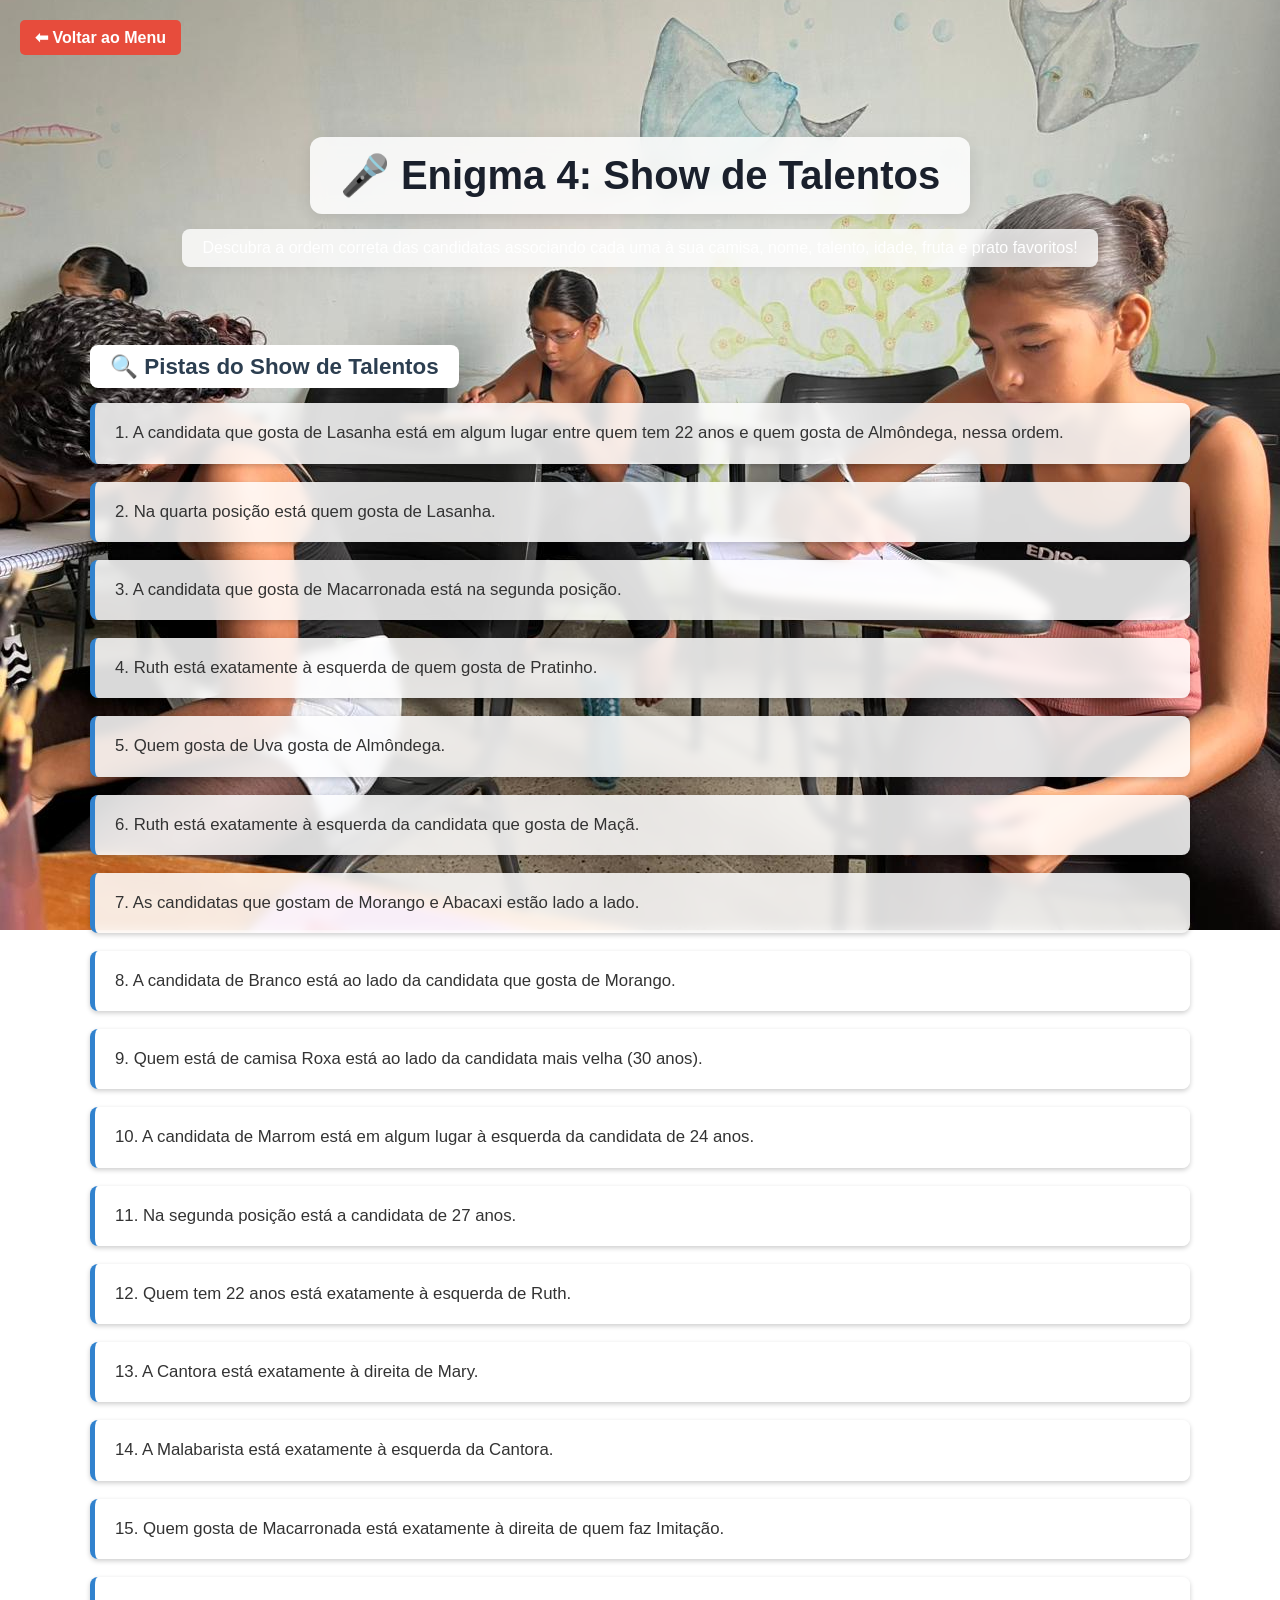
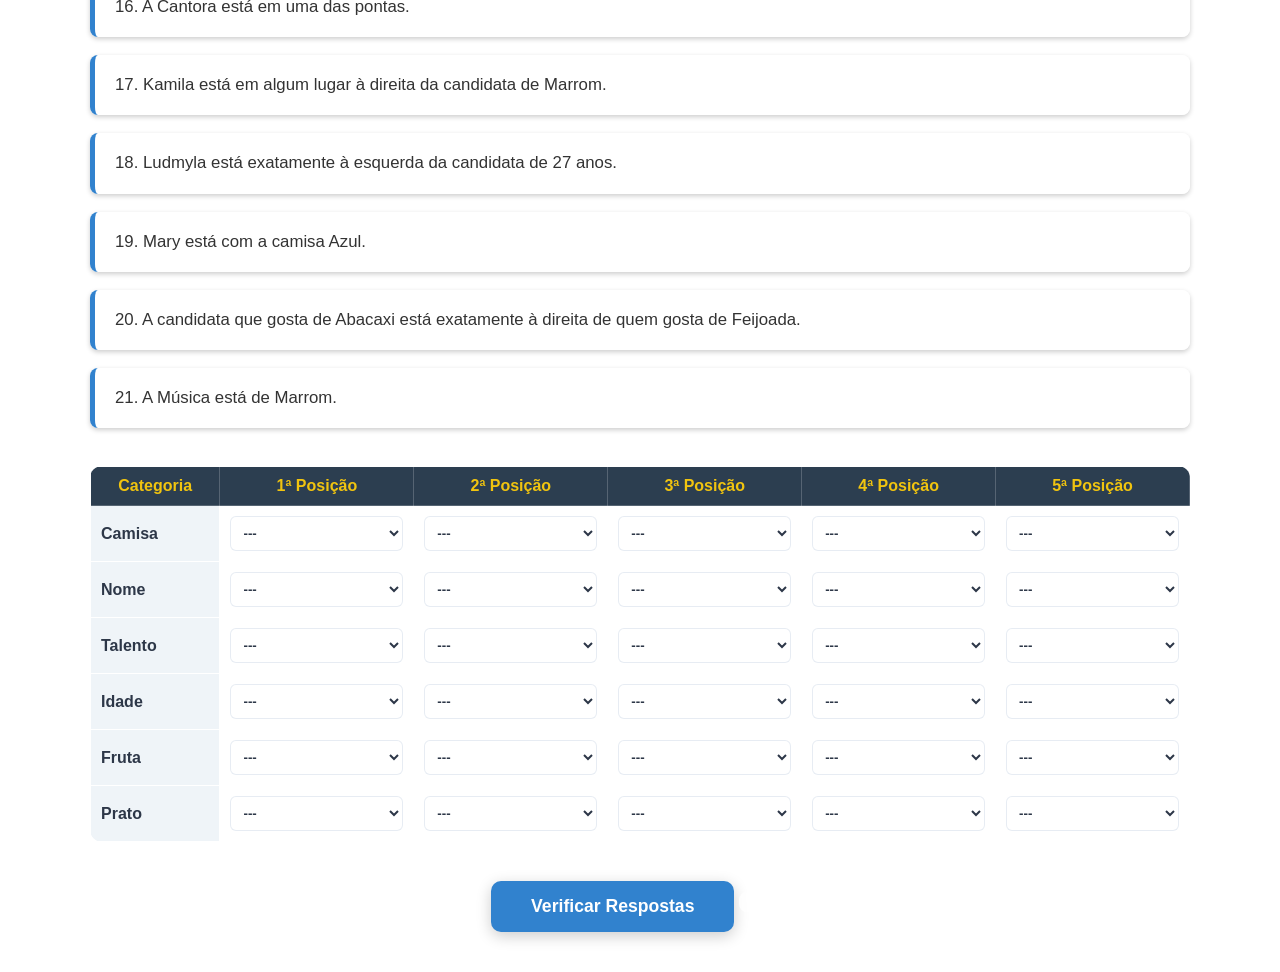
<file: jogo4.html>
<!DOCTYPE html>
<html lang="pt-br">
<head>
    <meta charset="UTF-8">
    <meta name="viewport" content="width=device-width, initial-scale=1.0">
    <title>Enigma 4: Show de Talentos</title>
    <link rel="stylesheet" href="style.css">
    <style>
        body {
            background-image: url('fundo-enigma4.jpg');
            background-size: cover;
            background-position: center;
            background-attachment: fixed;
            margin: 0;
            font-family: Arial, sans-serif;
            color: white;
        }

        .wrapper-jogo {
            min-height: 100vh;
            padding: 20px;
            box-sizing: border-box;
        }

        /* Ajuste do container de pistas igual ao do Jogo 2 */
        .pistas-container {
            margin-bottom: 30px;
        }

        .pistas-container h2 {
            display: inline-block;
            background: white;
            color: #2c3e50;
            padding: 8px 20px;
            border-radius: 8px;
            font-size: 1.4rem;
            margin-bottom: 15px;
        }

        .pistas-container ul {
            list-style-type: none;
            padding: 0;
            margin: 0;
            display: flex;
            flex-direction: column;
            gap: 10px;
        }

        /* Linhas de pista estilizadas como caixas/blocos individuais do Jogo 2 */
        .pistas-container li {
            background-color: rgba(255, 255, 255, 0.85);
            color: #333;
            padding: 15px 20px;
            border-radius: 8px;
            font-size: 1.05rem;
            font-weight: 500;
            box-shadow: 0 2px 5px rgba(0,0,0,0.2);
            transition: all 0.3s ease;
        }

        /* Estilos de validação mantendo a estrutura do bloco */
        .pistas-container li.pista-certa {
            background-color: rgba(46, 204, 113, 0.2) !important;
            color: #27ae60 !important;
            text-decoration: line-through;
            opacity: 0.7;
            border-left: 5px solid #2ecc71;
        }

        .pistas-container li.pista-errada {
            background-color: rgba(231, 76, 60, 0.15) !important;
            color: #c0392b !important;
            font-weight: bold;
            border-left: 5px solid #e74c3c;
        }

        /* Estrutura da Tabela */
        table {
            width: 100%;
            border-collapse: collapse;
            margin: 20px 0;
            background-color: rgba(255, 255, 255, 0.05);
        }

        th, td {
            border: 1px solid rgba(255, 255, 255, 0.2);
            padding: 10px;
            text-align: center;
            transition: background-color 0.3s ease, color 0.3s ease;
        }

        th {
            background-color: #2c3e50;
            color: #f1c40f;
        }

        .categoria-header {
            font-weight: bold;
            background-color: rgba(0, 0, 0, 0.4);
            text-align: left;
        }

        select {
            padding: 6px;
            border-radius: 4px;
            width: 95%;
            font-weight: bold;
        }

        /* CLASSES COM CORES BEM VIVAS E FORTES PARA A COLUNA INTEIRA */
        .coluna-cor-roxo { background-color: #8e44ad !important; color: white !important; }
        .coluna-cor-marrom { background-color: #8b4513 !important; color: white !important; }
        .coluna-cor-azul { background-color: #2980b9 !important; color: white !important; }
        .coluna-cor-rosa { background-color: #ff69b4 !important; color: white !important; }
        .coluna-cor-branco { background-color: #ffffff !important; color: black !important; }

        /* Estilo dos selects dependendo da cor da coluna */
        .coluna-cor-roxo select, .coluna-cor-marrom select, .coluna-cor-azul select, .coluna-cor-rosa select {
            color: white;
            background-color: rgba(0, 0, 0, 0.2);
        }
        .coluna-cor-branco select {
            color: black;
            background-color: rgba(0, 0, 0, 0.05);
        }

        option { color: #000 !important; background-color: #fff !important; }
    </style>
</head>
<body>

    <a href="index.html" class="btn-voltar-topo">⬅ Voltar ao Menu</a>
    
    <div class="wrapper-jogo">
        <header>
            <h1>🎤 Enigma 4: Show de Talentos</h1>
            <p>Descubra a ordem correta das candidatas associando cada uma à sua camisa, nome, talento, idade, fruta e prato favoritos!</p>
        </header>

        <div class="container">
            <div class="pistas-container">
                <h2>🔍 Pistas do Show de Talentos</h2>
                <ul>
                    <li id="pista-1">1. A candidata que gosta de Lasanha está em algum lugar entre quem tem 22 anos e quem gosta de Almôndega, nessa ordem.</li>
                    <li id="pista-2">2. Na quarta posição está quem gosta de Lasanha.</li>
                    <li id="pista-3">3. A candidata que gosta de Macarronada está na segunda posição.</li>
                    <li id="pista-4">4. Ruth está exatamente à esquerda de quem gosta de Pratinho.</li>
                    <li id="pista-5">5. Quem gosta de Uva gosta de Almôndega.</li>
                    <li id="pista-6">6. Ruth está exatamente à esquerda da candidata que gosta de Maçã.</li>
                    <li id="pista-7">7. As candidatas que gostam de Morango e Abacaxi estão lado a lado.</li>
                    <li id="pista-8">8. A candidata de Branco está ao lado da candidata que gosta de Morango.</li>
                    <li id="pista-9">9. Quem está de camisa Roxa está ao lado da candidata mais velha (30 anos).</li>
                    <li id="pista-10">10. A candidata de Marrom está em algum lugar à esquerda da candidata de 24 anos.</li>
                    <li id="pista-11">11. Na segunda posição está a candidata de 27 anos.</li>
                    <li id="pista-12">12. Quem tem 22 anos está exatamente à esquerda de Ruth.</li>
                    <li id="pista-13">13. A Cantora está exatamente à direita de Mary.</li>
                    <li id="pista-14">14. A Malabarista está exatamente à esquerda da Cantora.</li>
                    <li id="pista-15">15. Quem gosta de Macarronada está exatamente à direita de quem faz Imitação.</li>
                    <li id="pista-16">16. A Cantora está em uma das pontas.</li>
                    <li id="pista-17">17. Kamila está em algum lugar à direita da candidata de Marrom.</li>
                    <li id="pista-18">18. Ludmyla está exatamente à esquerda da candidata de 27 anos.</li>
                    <li id="pista-19">19. Mary está com a camisa Azul.</li>
                    <li id="pista-20">20. A candidata que gosta de Abacaxi está exatamente à direita de quem gosta de Feijoada.</li>
                    <li id="pista-21">21. A Música está de Marrom.</li>
                </ul>
            </div>

            <div class="tabuleiro-container">
                <table id="tabuleiro">
                    <thead>
                        <tr>
                            <th>Categoria</th>
                            <th>1ª Posição</th>
                            <th>2ª Posição</th>
                            <th>3ª Posição</th>
                            <th>4ª Posição</th>
                            <th>5ª Posição</th>
                        </tr>
                    </thead>
                    <tbody>
                        <tr data-categoria="Camisa"><td class="categoria-header">Camisa</td></tr>
                        <tr data-categoria="Nome"><td class="categoria-header">Nome</td></tr>
                        <tr data-categoria="Talento"><td class="categoria-header">Talento</td></tr>
                        <tr data-categoria="Idade"><td class="categoria-header">Idade</td></tr>
                        <tr data-categoria="Fruta"><td class="categoria-header">Fruta</td></tr>
                        <tr data-categoria="Prato"><td class="categoria-header">Prato</td></tr>
                    </tbody>
                </table>
            </div>

            <div class="acoes">
                <button id="btn-verificar">Verificar Respostas</button>
                <div id="mensagem-resultado"></div>
            </div>
        </div>
    </div>

    <script src="script4.js"></script>
</body>
</html>
</file>
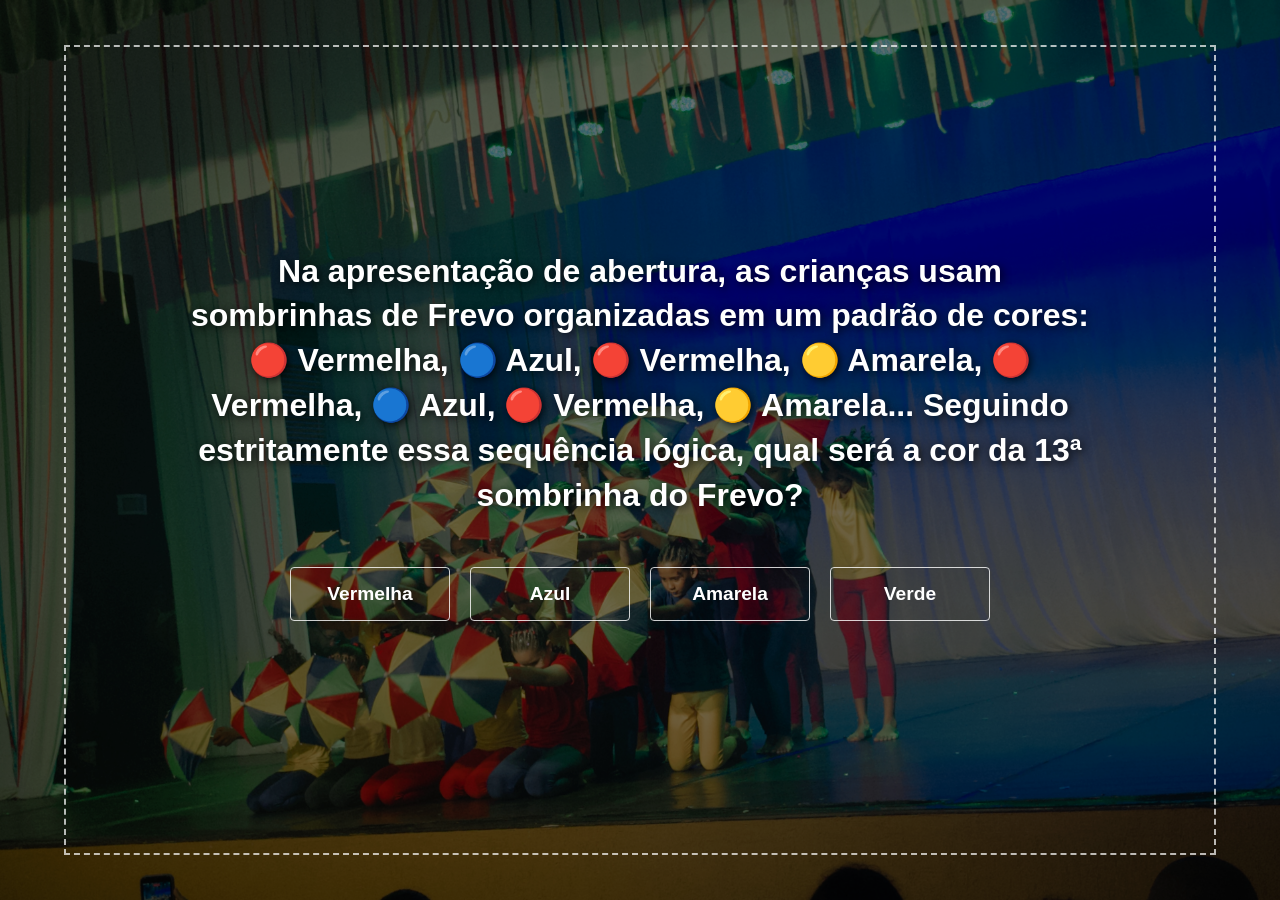
<file: jogo5.html>
<!DOCTYPE html>
<html lang="pt-BR">
<head>
    <meta charset="UTF-8">
    <meta name="viewport" content="width=device-width, initial-scale=1.0">
    <title>Quiz Mostra Coreografica</title>
    <style>
        /* Reset básico */
        * {
            box-sizing: border-box;
            margin: 0;
            padding: 0;
            font-family: 'Segoe UI', Tahoma, Geneva, Verdana, sans-serif;
        }

        body, html {
            height: 100%;
            overflow: hidden;
            background-color: #000;
        }

        /* Container Principal com Imagem de Fundo Dinâmica */
        #quiz-container {
            width: 100%;
            height: 100%;
            background-position: center;
            background-size: cover;
            background-repeat: no-repeat;
            position: relative;
            transition: background-image 0.5s ease-in-out;
            display: flex;
            justify-content: center;
            align-items: center;
        }

        /* Camada escura de transparência para dar contraste ao texto */
        #overlay {
            position: absolute;
            top: 0;
            left: 0;
            width: 100%;
            height: 100%;
            background-color: rgba(0, 0, 0, 0.55);
            z-index: 1;
        }

        /* Moldura tracejada idêntica ao layout */
        #inner-frame {
            position: absolute;
            top: 5%;
            left: 5%;
            width: 90%;
            height: 90%;
            border: 2px dashed rgba(255, 255, 255, 0.7);
            z-index: 2;
            display: flex;
            flex-direction: column;
            justify-content: center;
            align-items: center;
            padding: 40px;
            text-align: center;
        }

        /* Caixa de conteúdo do Quiz */
        #content-box {
            max-width: 900px;
            width: 100%;
            display: flex;
            flex-direction: column;
            align-items: center;
            justify-content: center;
        }

        /* Texto da Pergunta */
        #question-text {
            color: #ffffff;
            font-size: 2rem;
            font-weight: 700;
            line-height: 1.4;
            margin-bottom: 50px;
            text-shadow: 2px 2px 8px rgba(0, 0, 0, 0.8);
        }

        /* Container das alternativas */
        #alternatives-container {
            display: flex;
            flex-direction: row;
            flex-wrap: wrap;
            justify-content: center;
            gap: 20px;
            width: 100%;
            margin-bottom: 30px;
        }

        /* Estilo Ghost Button para as respostas */
        .alternative-btn {
            background-color: transparent;
            border: 1px solid rgba(255, 255, 255, 0.8);
            border-radius: 4px;
            color: #ffffff;
            font-size: 1.2rem;
            font-weight: 600;
            padding: 15px 30px;
            cursor: pointer;
            transition: all 0.2s ease;
            display: flex;
            align-items: center;
            justify-content: center;
            min-width: 160px;
        }

        .alternative-btn:hover:not(.disabled) {
            background-color: rgba(255, 255, 255, 0.15);
            border-color: #ffffff;
            transform: scale(1.02);
        }

        /* Ícones de feedback visual (Check/Xis) */
        .feedback-icon {
            margin-right: 10px;
            font-weight: bold;
            font-size: 1.3rem;
        }

        /* Estados de resposta */
        .correct {
            background-color: rgba(46, 204, 113, 0.3) !important;
            border-color: #2ecc71 !important;
            color: #2ecc71 !important;
        }

        .incorrect {
            background-color: rgba(231, 76, 60, 0.3) !important;
            border-color: #e74c3c !important;
            color: #e74c3c !important;
        }

        .disabled {
            cursor: not-allowed;
            opacity: 0.8;
            pointer-events: none; /* Bloqueia segundo clique completamente */
        }

        /* Botão de Avançar Pergunta (Escondido inicialmente) */
        #next-btn {
            display: none;
            background-color: #ffffff;
            color: #000000;
            border: none;
            border-radius: 4px;
            font-size: 1.2rem;
            font-weight: 700;
            padding: 12px 30px;
            cursor: pointer;
            transition: background-color 0.2s ease;
            box-shadow: 0px 4px 10px rgba(0, 0, 0, 0.5);
        }

        #next-btn:hover {
            background-color: #dddddd;
        }

        /* Tela de encerramento */
        #final-title {
            color: #ffffff;
            font-size: 4rem;
            font-weight: 800;
            margin-bottom: 20px;
            text-shadow: 3px 3px 10px rgba(0, 0, 0, 0.9);
            text-align: center;
            letter-spacing: 2px;
        }

        #final-message {
            color: #ffffff;
            font-size: 1.8rem;
            font-weight: 600;
            line-height: 1.6;
            max-width: 750px;
            text-shadow: 2px 2px 8px rgba(0, 0, 0, 0.8);
            text-align: center;
        }

        /* Responsividade para telas menores */
        @media (max-width: 768px) {
            #question-text { font-size: 1.4rem; margin-bottom: 30px; }
            #alternatives-container { flex-direction: column; width: 100%; }
            .alternative-btn { width: 100%; padding: 12px; font-size: 1rem; }
            #inner-frame { padding: 15px; }
            #final-title { font-size: 2.5rem; }
            #final-message { font-size: 1.3rem; }
        }
    </style>
</head>
<body>

    <div id="quiz-container">
        <div id="overlay"></div>
        <div id="inner-frame">
            <div id="content-box">
                <div id="question-text">Carregando pergunta...</div>
                <div id="alternatives-container"></div>
                <button id="next-btn">Próxima Pergunta</button>
            </div>
        </div>
    </div>

    <script>
        const quizData = [
            {
                question: "Na apresentação de abertura, as crianças usam sombrinhas de Frevo organizadas em um padrão de cores: 🔴 Vermelha, 🔵 Azul, 🔴 Vermelha, 🟡 Amarela, 🔴 Vermelha, 🔵 Azul, 🔴 Vermelha, 🟡 Amarela... Seguindo estritamente essa sequência lógica, qual será a cor da 13ª sombrinha do Frevo?",
                answers: ["Vermelha", "Azul", "Amarela", "Verde"],
                correct: "Vermelha"
            },
            {
                question: "Na festa junina, as barracas de pamonha de três turmas (A, B e C) competiram para ver quem vendia mais. A Barraca A vendeu mais que a Barraca B. A Barraca B não vendeu menos que a Barraca C. Organize as barracas da que vendeu MENOS para a que vendeu MAIS.",
                answers: ["Barraca A, Barraca B, Barraca C", "Barraca C, Barraca B, Barraca A", "Barraca B, Barraca C, Barraca A", "Barraca C, Barraca A, Barraca B"],
                correct: "Barraca C, Barraca B, Barraca A"
            },
            {
                question: "Durante a apresentação de Ciranda, Helen afirmou: 'Formamos uma roda perfeita com 16 crianças. Isso significa que cada um de nós está dando a mão para 16 colegas diferentes ao mesmo tempo!'. Essa afirmação de Helen é:",
                answers: ["Verdadeira", "Falsa"],
                correct: "Falsa"
            },
            {
                question: "Para a dança da Quadrilha, Tio Anderson organizou as crianças em 4 filas, cada uma com exatamente 6 crianças. Depois, ele mudou a estratégia e reorganizou os mesmos alunos em 3 filas com 8 crianças cada. Ele afirmou que todos continuaram dançando e não sobrou ninguém de fora. A afirmação do Tio Anderson é:",
                answers: ["Verdadeira", "Falsa"],
                correct: "Verdadeira"
            },
            {
                question: "No Festival de Parintins, três crianças fizeram afirmações sobre as cores dos bois Garantido e Caprichoso. Kauanny disse: 'Um deles é vermelho e o outro é azul'. Ketlein disse: 'Os dois são vermelhos'. Erislayne disse: 'Os dois são azuis'. Sabendo que apenas UMA criança está certa, quem acertou?",
                answers: ["Kauanny", "Ketlein", "Erislayne"],
                correct: "Kauanny"
            },
            {
                question: "Na dança do Pau de Fita, a cada volta completa em torno do mastro, o número de cruzamentos das fitas dobra e depois soma 1. Observe a sequência, e diga qual será o próximo número: 1 → 3 → 7 → 15 → 31 → ?",
                answers: ["60", "61", "62", "63"],
                correct: "63"
            },
            {
                question: "No dia da mostra, cada turma recebe um número de identificação com 3 algarismos. Tio Jessy deu a seguinte dica: A soma dos três algarismos do número do grupo é 20. Qual dos números abaixo NÃO pode ser o número do grupo?",
                answers: ["866", "867", "587", "956"],
                correct: "867"
            },
            {
                question: "Na coreografia de funk, com cinco bailarinas (Camilly, Clarice, Izabelly, Julia e Beatriz), temos as seguintes informações: 1) Clarice dançou antes de Julia. 2) Izabelly não foi a última. 3) Camilly dançou entre Clarice e Beatriz. Quem foi a última a dançar?",
                answers: ["Clarice", "Beatriz", "Julia"],
                correct: "Beatriz"
            },
            {
                question: "Cinco turmas se apresentaram na mostra coreográfica: Samba, Maracatu, Frevo, Quadrilha Junina e Carimbó. A ordem das apresentações seguiu estas regras: 1) O Samba se apresentou antes do Frevo. 2) O Frevo se apresentou imediatamente antes do Carimbó. 3) A Quadrilha Junina não ficou entre as 3 últimas apresentações. 4) O Maracatu se apresentou antes do Samba. Quais foram as duas primeiras apresentações da mostra?",
                answers: ["A) Maracatu e Samba", "B) Quadrilha Junina e Maracatu", "C) Carimbó e Quadrilha Junina", "D) Quadrilha Junina e Samba"],
                correct: "B) Quadrilha Junina e Maracatu"
            },
            {
                question: "Na coreografia de Maracatu, as bailarinas precisam formar um círculo. Tio Jessy explicou que cada bailarina deve ficar exatamente entre duas colegas. Se há 12 bailarinas na roda, quantas bailarinas cada bailarina consegue ter ao seu lado?",
                answers: ["2", "3", "4"],
                correct: "2"
            },
            {
                question: "Na quadrilha, quatro casais ficaram enfileirados nesta ordem: 🟦 Casal A → 🟥 Casal B → 🟩 Casal C → 🟨 Casal D. Quando o marcador gritou \"Anarriê!\", aconteceu o seguinte: O primeiro casal foi para o último lugar. Todos os outros avançaram uma posição. Quem ficou em segundo lugar?",
                answers: ["Casal A", "Casal B", "Casal C", "Casal D"],
                correct: "Casal C"
            },
            {
                question: "Durante uma coreografia de Frevo, quatro crianças estavam segurando sombrinhas: 🟥 Esther: sombrinha vermelha; 🟦 Sophya: sombrinha azul; 🟨 Ana Sophia : sombrinha amarela; 🟩 Agatha: sombrinha verde. Tia Adrielly fez a seguinte afirmação: \"Se Esther trocar a sombrinha com Sophya e, depois, Sophya trocar a sombrinha com Agatha, então Sophya terminará segurando a sombrinha vermelha.\" Essa afirmação é:",
                answers: ["Verdadeira", "Falsa"],
                correct: "Falsa"
            },
            {
                question: "No grupo de Carimbó, as bailarinas usam saias para entrar na apresentação. Tio Vitor organizou as saias seguindo esta regra: 🔴 Vermelho → 🔵 Azul → 🟢 Verde → 🟡 Amarelo. Ele repetiu essa sequência até distribuir 20 saias. Que cor recebeu a 18ª bailarina?",
                answers: ["🔴 Vermelho", "🔵 Azul", "🟢 Verde", "🟡 Amarelo"],
                correct: "🔵 Azul"
            }
        ];

        let currentQuestionIndex = 0;
        let hasAnswered = false; // Trava contra cliques duplos/segunda chance
        
        const container = document.getElementById('quiz-container');
        const questionText = document.getElementById('question-text');
        const alternativesContainer = document.getElementById('alternatives-container');
        const nextBtn = document.getElementById('next-btn');

        // Avança de tela quando clica no botão
        nextBtn.addEventListener('click', () => {
            currentQuestionIndex++;
            loadQuestion();
        });

        function loadQuestion() {
            if (currentQuestionIndex >= quizData.length) {
                showFinalScreen();
                return;
            }

            hasAnswered = false; // Libera o clique para a nova pergunta
            nextBtn.style.display = 'none'; // Esconde o botão de avançar

            const currentData = quizData[currentQuestionIndex];
            
            // Puxa a imagem sequencial (imagem1.jpg, imagem2.jpg, etc.)
            const questionNumber = currentQuestionIndex + 1;
            container.style.backgroundImage = `url('imagem${questionNumber}.jpg')`;

            questionText.innerHTML = currentData.question;
            alternativesContainer.innerHTML = '';

            // Cria os botões de resposta
            currentData.answers.forEach(answer => {
                const button = document.createElement('button');
                button.classList.add('alternative-btn');
                button.innerText = answer;
                button.addEventListener('click', () => checkAnswer(button, answer, currentData.correct));
                alternativesContainer.appendChild(button);
            });
        }

        function checkAnswer(selectedButton, selectedAnswer, correctAnswer) {
            // Se já respondeu, não faz mais nada (sem segunda chance)
            if (hasAnswered) return;
            hasAnswered = true; 

            const buttons = document.querySelectorAll('.alternative-btn');
            
            // Desativa todos os botões garantindo que o jogador não clique novamente
            buttons.forEach(btn => {
                btn.classList.add('disabled');
            });

            if (selectedAnswer === correctAnswer) {
                selectedButton.classList.add('correct');
                selectedButton.innerHTML = `<span class="feedback-icon">✓</span> ${selectedAnswer}`;
            } else {
                selectedButton.classList.add('incorrect');
                selectedButton.innerHTML = `<span class="feedback-icon">✕</span> ${selectedAnswer}`;
                
                // Mostra a resposta certa
                buttons.forEach(btn => {
                    if (btn.innerText === correctAnswer) {
                        btn.classList.add('correct');
                        btn.innerHTML = `<span class="feedback-icon">✓</span> ${correctAnswer}`;
                    }
                });
            }

            // Exibe o botão para avançar só depois de responder
            nextBtn.style.display = 'block';
        }

        function showFinalScreen() {
            // Puxa a imagem final conforme solicitado (imagem14.jpg)
            container.style.backgroundImage = "url('imagem14.jpg')";
            
            // Limpa os elementos da pergunta
            alternativesContainer.innerHTML = '';
            questionText.style.display = 'none';
            nextBtn.style.display = 'none';

            // Cria o título gigante
            const finalTitle = document.createElement('div');
            finalTitle.id = 'final-title';
            finalTitle.innerText = "QUIZ COMPLETO!";
            
            // Cria a mensagem personalizada
            const finalMessage = document.createElement('div');
            finalMessage.id = 'final-message';
            finalMessage.innerText = "Cada passo de dança conta uma história, e cada desafio resolvido mostra o quanto você aprendeu. Continue valorizando a cultura brasileira e nunca deixe de aprender com alegria e criatividade. Parabéns!";
            
            const contentBox = document.getElementById('content-box');
            contentBox.appendChild(finalTitle);
            contentBox.appendChild(finalMessage);
        }

        // Inicia o quiz
        window.onload = loadQuestion;
    </script>
</body>
</html>
</file>
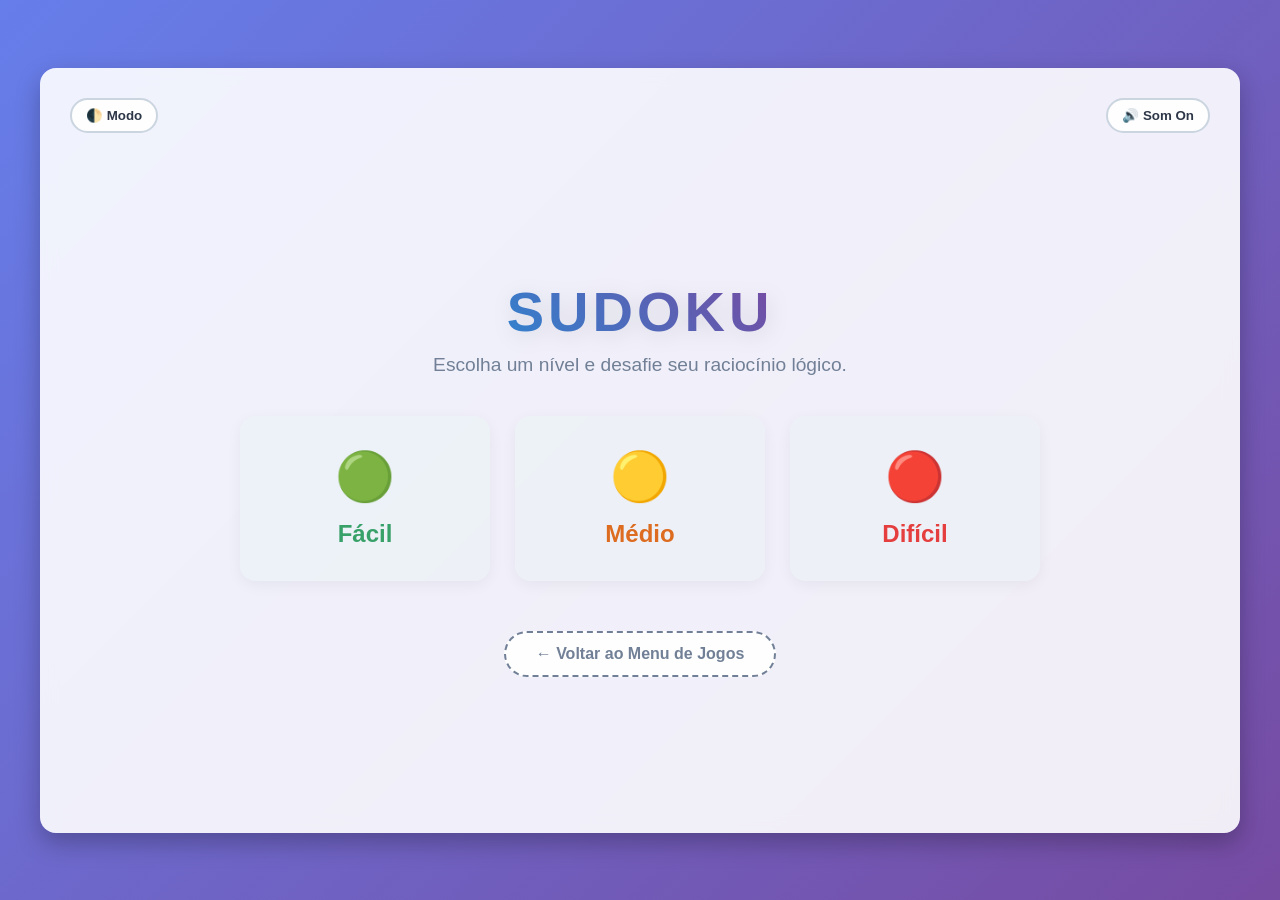
<file: sudoku.html>
<!DOCTYPE html>
<html lang="pt-BR">
<head>
    <meta charset="UTF-8">
    <meta name="viewport" content="width=device-width, initial-scale=1.0, maximum-scale=1.0, user-scalable=no">
    <title>SUDOKU Escolar - Desafio Lógico</title>
    <style>
        /* ==========================================
           1. VARIÁVEIS DE CORES E CONFIGURAÇÕES (THEMING)
           ========================================== */
        :root {
            --bg-gradient: linear-gradient(135deg, #667eea 0%, #764ba2 100%);
            --panel-bg: rgba(255, 255, 255, 0.90);
            --text-color: #2d3748;
            --text-muted: #718096;
            --border-color: #cbd5e0;
            --box-thick-border: #4a5568;
            
            /* Células */
            --cell-bg-fixed: rgba(237, 242, 247, 0.85);
            --cell-text-fixed: #2d3748;
            --cell-bg-user: rgba(255, 255, 255, 0.95);
            --cell-text-user: #3182ce;
            
            /* Estados */
            --highlight-bg: rgba(235, 248, 255, 0.7);
            --highlight-cross: rgba(235, 248, 255, 0.5);
            --highlight-same-num: rgba(254, 235, 200, 0.8);
            --success-color: #38a169;
            --success-bg: #c6f6d5;
            --error-color: #e53e3e;
            --error-bg: #fed7d7;
            --focus-border: #3182ce;

            /* Dificuldades */
            --easy-color: #38a169;
            --medium-color: #dd6b20;
            --hard-color: #e53e3e;

            --radius: 16px;
            --transition: all 0.3s ease;
            --shadow: 0 10px 25px rgba(0,0,0,0.25);
        }

        [data-theme="dark"] {
            --bg-gradient: linear-gradient(135deg, #1a202c 0%, #2d3748 100%);
            --panel-bg: rgba(45, 55, 72, 0.90);
            --text-color: #f7fafc;
            --text-muted: #a0aec0;
            --border-color: #4a5568;
            --box-thick-border: #edf2f7;
            
            --cell-bg-fixed: rgba(45, 55, 72, 0.85);
            --cell-text-fixed: #e2e8f0;
            --cell-bg-user: rgba(26, 32, 44, 0.95);
            --cell-text-user: #63b3ed;
            
            --highlight-bg: rgba(42, 67, 101, 0.7);
            --highlight-cross: rgba(44, 82, 130, 0.5);
            --highlight-same-num: rgba(116, 66, 16, 0.8);
            --success-bg: #22543d;
            --error-bg: #742a2a;
            --focus-border: #63b3ed;
        }

        /* ==========================================
           2. RESETS E CONFIGURAÇÕES GERAIS
           ========================================== */
        * {
            box-sizing: border-box;
            margin: 0;
            padding: 0;
            user-select: none;
            font-family: 'Segoe UI', Tahoma, Geneva, Verdana, sans-serif;
        }

        body {
            background: var(--bg-gradient);
            background-repeat: no-repeat;
            background-size: cover;
            background-position: center;
            background-attachment: fixed;
            min-height: 100vh;
            display: flex;
            justify-content: center;
            align-items: center;
            color: var(--text-color);
            overflow-x: hidden;
            padding: 15px;
            transition: background 0.5s ease;
        }

        .container {
            width: 100%;
            max-width: 1200px;
            min-height: 85vh;
            background: var(--panel-bg);
            border-radius: var(--radius);
            box-shadow: var(--shadow);
            padding: 30px;
            display: flex;
            flex-direction: column;
            position: relative;
            backdrop-filter: blur(8px);
            -webkit-backdrop-filter: blur(8px);
            transition: var(--transition);
        }

        .hidden { display: none !important; }

        .top-utils {
            display: flex;
            justify-content: space-between;
            align-items: center;
            margin-bottom: 20px;
            width: 100%;
            z-index: 5;
        }

        .util-btn {
            background: var(--cell-bg-user);
            border: 2px solid var(--border-color);
            color: var(--text-color);
            padding: 8px 14px;
            border-radius: 30px;
            cursor: pointer;
            font-weight: 600;
            display: flex;
            align-items: center;
            gap: 8px;
            transition: var(--transition);
        }

        .util-btn:hover {
            border-color: var(--focus-border);
            transform: translateY(-2px);
        }

        /* ==========================================
           3. TELA INICIAL (MENU)
           ========================================== */
        #screen-menu {
            flex: 1;
            display: flex;
            flex-direction: column;
            justify-content: center;
            align-items: center;
            text-align: center;
            animation: fadeIn 0.5s ease-in-out;
        }

        .menu-title {
            font-size: 3.5rem;
            font-weight: 900;
            letter-spacing: 4px;
            background: linear-gradient(45deg, #3182ce, #764ba2);
            -webkit-background-clip: text;
            -webkit-text-fill-color: transparent;
            margin-bottom: 10px;
            filter: drop-shadow(2px 4px 10px rgba(0,0,0,0.1));
        }

        .menu-subtitle {
            font-size: 1.2rem;
            color: var(--text-muted);
            margin-bottom: 40px;
            font-weight: 500;
        }

        .difficulty-container {
            display: flex;
            gap: 25px;
            width: 100%;
            max-width: 800px;
            justify-content: center;
            margin-bottom: 50px;
        }

        .card-diff {
            flex: 1;
            background: var(--cell-bg-fixed);
            border: 3px solid transparent;
            border-radius: var(--radius);
            padding: 30px 20px;
            cursor: pointer;
            box-shadow: 0 4px 15px rgba(0,0,0,0.05);
            transition: all 0.3s cubic-bezier(0.175, 0.885, 0.32, 1.275);
            display: flex;
            flex-direction: column;
            align-items: center;
            gap: 15px;
        }

        .card-diff:hover {
            transform: translateY(-10px);
            box-shadow: 0 15px 30px rgba(0,0,0,0.15);
        }

        .card-diff.easy:hover { border-color: var(--easy-color); }
        .card-diff.medium:hover { border-color: var(--medium-color); }
        .card-diff.hard:hover { border-color: var(--hard-color); }

        .diff-icon { font-size: 3rem; }
        .diff-name { font-size: 1.5rem; font-weight: 700; }

        .btn-back-menu {
            background: var(--cell-bg-user);
            border: 2px dashed var(--text-muted);
            color: var(--text-muted);
            padding: 12px 30px;
            border-radius: 50px;
            font-size: 1rem;
            font-weight: 600;
            cursor: pointer;
            transition: var(--transition);
        }

        .btn-back-menu:hover {
            background: var(--text-muted);
            color: var(--panel-bg);
        }

        /* ==========================================
           4. TELA DE JOGO E TABULEIRO
           ========================================== */
        #screen-game {
            display: grid;
            grid-template-columns: 1fr auto;
            gap: 30px;
            animation: fadeIn 0.5s ease-in-out;
        }

        .game-status-panel {
            display: flex;
            flex-direction: column;
            gap: 20px;
            justify-content: flex-start;
        }

        .status-card {
            background: var(--cell-bg-fixed);
            border-radius: var(--radius);
            padding: 15px 20px;
            display: flex;
            align-items: center;
            justify-content: space-between;
            box-shadow: inset 0 2px 4px rgba(0,0,0,0.05);
        }

        .status-label {
            font-weight: 600;
            color: var(--text-muted);
            display: flex;
            align-items: center;
            gap: 8px;
        }

        .status-value {
            font-weight: 700;
            font-size: 1.2rem;
        }

        .game-actions-grid {
            display: grid;
            grid-template-columns: 1fr 1fr;
            gap: 10px;
        }

        .btn-action {
            padding: 12px;
            border: none;
            border-radius: 12px;
            font-weight: 700;
            cursor: pointer;
            transition: var(--transition);
            display: flex;
            align-items: center;
            justify-content: center;
            gap: 8px;
            font-size: 0.9rem;
            box-shadow: 0 4px 6px rgba(0,0,0,0.05);
        }

        .btn-action:active { transform: scale(0.95); }
        .btn-primary { background: #3182ce; color: #fff; }
        .btn-primary:hover { background: #2b6cb0; }
        .btn-success { background: var(--easy-color); color: #fff; }
        .btn-success:hover { background: #2f855a; }
        .btn-warning { background: var(--medium-color); color: #fff; }
        .btn-warning:hover { background: #c05621; }
        .btn-danger { background: var(--hard-color); color: #fff; }
        .btn-danger:hover { background: #9b2c2c; }

        .sudoku-board {
            display: grid;
            grid-template-columns: repeat(9, 1fr);
            grid-template-rows: repeat(9, 1fr);
            border: 4px solid var(--box-thick-border);
            border-radius: 12px;
            overflow: hidden;
            background: var(--border-color);
            gap: 1px;
            width: 500px;
            height: 500px;
            box-shadow: var(--shadow);
            margin: 0 auto;
        }

        .sudoku-cell {
            background: var(--cell-bg-user);
            color: var(--cell-text-user);
            display: flex;
            align-items: center;
            justify-content: center;
            font-size: 1.8rem;
            font-weight: 700;
            cursor: pointer;
            position: relative;
            box-sizing: border-box;
            transition: background-color 0.15s;
        }

        .sudoku-cell:nth-child(3n) { border-right: 2px solid var(--box-thick-border); }
        .sudoku-cell:nth-child(9n) { border-right: none; }
        .sudoku-cell:nth-child(n+19):nth-child(-n+27),
        .sudoku-cell:nth-child(n+46):nth-child(-n+54) {
            border-bottom: 2px solid var(--box-thick-border);
        }

        .sudoku-cell.fixed {
            background: var(--cell-bg-fixed);
            color: var(--cell-text-fixed);
            cursor: not-allowed;
        }

        .sudoku-cell.highlight-cross { background: var(--highlight-cross); }
        .sudoku-cell.highlight-box { background: var(--highlight-bg); }
        .sudoku-cell.highlight-same { background: var(--highlight-same-num); }
        
        .sudoku-cell.selected {
            background: rgba(203, 213, 224, 0.9) !important;
            box-shadow: inset 0 0 0 3px var(--focus-border);
            z-index: 2;
        }

        .sudoku-cell.error-checked {
            background: var(--error-bg) !important;
            color: var(--error-color) !important;
            animation: shake 0.3s ease-in-out;
        }

        .num-pad {
            display: grid;
            grid-template-columns: repeat(5, 1fr);
            gap: 10px;
            margin-top: 15px;
        }

        .btn-num {
            background: var(--cell-bg-fixed);
            color: var(--text-color);
            border: none;
            padding: 15px;
            font-size: 1.4rem;
            font-weight: 700;
            border-radius: 12px;
            cursor: pointer;
            box-shadow: 0 4px 6px rgba(0,0,0,0.05);
            transition: var(--transition);
        }

        .btn-num:hover {
            background: var(--focus-border);
            color: white;
            transform: translateY(-2px);
        }

        /* ==========================================
           5. TELA DE VITÓRIA
           ========================================== */
        #screen-win {
            flex: 1;
            display: flex;
            flex-direction: column;
            justify-content: center;
            align-items: center;
            text-align: center;
            animation: scaleUp 0.5s cubic-bezier(0.175, 0.885, 0.32, 1.275);
            position: relative;
        }

        #canvas-confetti {
            position: absolute;
            top: 0; left: 0; width: 100%; height: 100%;
            pointer-events: none;
            z-index: 10;
        }

        .win-title {
            font-size: 4rem;
            margin-bottom: 10px;
            animation: pulse 1.5s infinite;
        }

        .stars-container {
            font-size: 3rem;
            color: #ecc94b;
            margin: 20px 0;
            text-shadow: 0 4px 10px rgba(0,0,0,0.1);
        }

        .stats-summary {
            background: var(--cell-bg-fixed);
            padding: 25px;
            border-radius: var(--radius);
            margin-bottom: 40px;
            display: grid;
            grid-template-columns: repeat(2, 1fr);
            gap: 20px;
            width: 100%;
            max-width: 500px;
        }

        .stat-item {
            display: flex;
            flex-direction: column;
            align-items: center;
        }

        .stat-lbl { font-size: 0.9rem; color: var(--text-muted); font-weight: 600; }
        .stat-val { font-size: 1.4rem; font-weight: 700; color: var(--text-color); }

        .win-actions {
            display: flex;
            gap: 20px;
            width: 100%;
            max-width: 500px;
        }

        .win-actions button {
            flex: 1;
            padding: 16px;
            font-size: 1.1rem;
        }

        /* Animações */
        @keyframes fadeIn { from { opacity: 0; transform: translateY(10px); } to { opacity: 1; transform: translateY(0); } }
        @keyframes scaleUp { from { opacity: 0; transform: scale(0.9); } to { opacity: 1; transform: scale(1); } }
        @keyframes pulse { 0%, 100% { transform: scale(1); } 50% { transform: scale(1.05); } }
        @keyframes shake {
            0%, 100% { transform: translateX(0); }
            20%, 60% { transform: translateX(-4px); }
            40%, 80% { transform: translateX(4px); }
        }

        /* ==========================================
           6. RESPONSIVIDADE ADAPTADA
           ========================================== */
        @media (max-width: 992px) {
            #screen-game { grid-template-columns: 1fr; gap: 20px; }
            .game-status-panel { grid-template-columns: repeat(2, 1fr); display: grid; gap: 15px; }
            .game-actions-grid { grid-column: span 2; grid-template-columns: repeat(4, 1fr); }
            .num-pad { grid-column: span 2; }
        }

        @media (max-width: 768px) {
            .container { padding: 20px; }
            .difficulty-container { flex-direction: column; gap: 15px; }
            .menu-title { font-size: 2.8rem; }
            .sudoku-board { width: 440px; height: 440px; }
            .sudoku-cell { font-size: 1.5rem; }
            .game-actions-grid { grid-template-columns: repeat(2, 1fr); }
        }

        @media (max-width: 480px) {
            body { padding: 5px; align-items: flex-start; }
            .container { padding: 12px; border-radius: 12px; min-height: 95vh; }
            .menu-title { font-size: 2.2rem; }
            .game-status-panel { grid-template-columns: repeat(3, 1fr); gap: 6px; margin-bottom: 10px; }
            .status-card { padding: 6px; flex-direction: column; text-align: center; border-radius: 8px; }
            .status-label { font-size: 0.75rem; gap: 3px; }
            .status-value { font-size: 0.95rem; }
            .sudoku-board { width: 100%; max-width: 350px; height: auto; aspect-ratio: 1 / 1; border-width: 3px; }
            .sudoku-cell { font-size: 1.25rem; }
            .game-actions-grid { grid-column: unset; grid-template-columns: repeat(3, 1fr); gap: 6px; margin-top: 10px; }
            .btn-action { padding: 8px 4px; font-size: 0.75rem; border-radius: 8px; }
            .btn-action span { display: none; }
            .num-pad { grid-column: unset; grid-template-columns: repeat(5, 1fr); gap: 6px; margin-top: 12px; }
            .btn-num { padding: 10px; font-size: 1.1rem; border-radius: 8px; }
            .stats-summary { grid-template-columns: 1fr; padding: 15px; }
            .win-actions { flex-direction: column; gap: 10px; }
        }
    </style>
</head>
<body>

    <div class="container">
        <div class="top-utils">
            <button class="util-btn" id="btn-theme" onclick="toggleTheme()">🌓 Modo</button>
            <button class="util-btn" id="btn-sound" onclick="toggleSound()">🔊 Som On</button>
        </div>

        <div id="screen-menu">
            <h1 class="menu-title">SUDOKU</h1>
            <p class="menu-subtitle">Escolha um nível e desafie seu raciocínio lógico.</p>
            
            <div class="difficulty-container">
                <div class="card-diff easy" onclick="startGame('easy')">
                    <span class="diff-icon">🟢</span>
                    <span class="diff-name" style="color: var(--easy-color);">Fácil</span>
                </div>
                <div class="card-diff medium" onclick="startGame('medium')">
                    <span class="diff-icon">🟡</span>
                    <span class="diff-name" style="color: var(--medium-color);">Médio</span>
                </div>
                <div class="card-diff hard" onclick="startGame('hard')">
                    <span class="diff-icon">🔴</span>
                    <span class="diff-name" style="color: var(--hard-color);">Difícil</span>
                </div>
            </div>

            <button class="btn-back-menu" onclick="voltarMenu()">← Voltar ao Menu de Jogos</button>
        </div>

        <div id="screen-game" class="hidden">
            <div>
                <div class="sudoku-board" id="board"></div>
                
                <div class="num-pad">
                    <button class="btn-num" onclick="pressNumber(1)">1</button>
                    <button class="btn-num" onclick="pressNumber(2)">2</button>
                    <button class="btn-num" onclick="pressNumber(3)">3</button>
                    <button class="btn-num" onclick="pressNumber(4)">4</button>
                    <button class="btn-num" onclick="pressNumber(5)">5</button>
                    <button class="btn-num" onclick="pressNumber(6)">6</button>
                    <button class="btn-num" onclick="pressNumber(7)">7</button>
                    <button class="btn-num" onclick="pressNumber(8)">8</button>
                    <button class="btn-num" onclick="pressNumber(9)">9</button>
                    <button class="btn-num" onclick="pressNumber(0)" style="background: var(--error-bg); color: var(--error-color);">❌</button>
                </div>
            </div>

            <div class="game-status-panel">
                <div class="status-card">
                    <div class="status-label"><span>🎯</span> Nível</div>
                    <div class="status-value" id="info-diff">-</div>
                </div>
                <div class="status-card">
                    <div class="status-label"><span>⏱️</span> Tempo</div>
                    <div class="status-value" id="info-timer">00:00</div>
                </div>
                <div class="status-card">
                    <div class="status-label"><span>❌</span> Erros</div>
                    <div class="status-value" id="info-errors" style="color: var(--error-color);">0</div>
                </div>
                <div class="status-card">
                    <div class="status-label"><span>✨</span> Pontos</div>
                    <div class="status-value" id="info-score" style="color: var(--success-color);">0</div>
                </div>

                <div class="game-actions-grid">
                    <button class="btn-action btn-success" onclick="checkBoard()">🔍 <span>Verificar</span></button>
                    <button class="btn-action btn-primary" onclick="giveHint()">💡 <span>Dica</span></button>
                    <button class="btn-action btn-warning" onclick="clearAttempts()">🧹 <span>Limpar</span></button>
                    <button class="btn-action btn-danger" onclick="resetCurrentPuzzle()">🔄 <span>Reiniciar</span></button>
                    <button class="btn-action btn-primary" onclick="changeDifficultyMenu()" style="grid-column: span 2; background:#764ba2;">🧩 <span>Mudar Nível</span></button>
                    <button class="btn-action btn-back-menu" onclick="voltarMenu()" style="grid-column: span 2; margin: 0; padding: 10px;">← <span>Sair</span></button>
                </div>
            </div>
        </div>

        <div id="screen-win" class="hidden">
            <canvas id="canvas-confetti"></canvas>
            <div class="win-title">🎉 PARABÉNS!</div>
            <p style="font-size: 1.2rem; color: var(--text-muted); font-weight: 500;">Você concluiu este desafio com sucesso!</p>
            
            <div class="stars-container" id="win-stars">⭐⭐⭐</div>

            <div class="stats-summary">
                <div class="stat-item">
                    <span class="stat-lbl">Dificuldade</span>
                    <span class="stat-val" id="win-diff">-</span>
                </div>
                <div class="stat-item">
                    <span class="stat-lbl">Tempo Total</span>
                    <span class="stat-val" id="win-time">-</span>
                </div>
                <div class="stat-item">
                    <span class="stat-lbl">Erros Detectados</span>
                    <span class="stat-val" id="win-errors">-</span>
                </div>
                <div class="stat-item">
                    <span class="stat-lbl">Pontuação Final</span>
                    <span class="stat-val" id="win-score">-</span>
                </div>
            </div>

            <div class="win-actions">
                <button class="btn-action btn-success" onclick="changeDifficultyMenu()">▶ Jogar Novamente</button>
                <button class="btn-back-menu" onclick="voltarMenu()">← Voltar ao Menu</button>
            </div>
        </div>
    </div>

    <script>
        /* =========================================================
           COLE AQUI OS LINKS DIRETOS GERADOS NO POSTIMAGES/IMGUR
           ========================================================= */
        const listaFotosDrive = [
            "COLE_AQUI_O_LINK_DIRETO_1",
            "COLE_AQUI_O_LINK_DIRETO_2"
        ];

        function aplicarFundoAleatorio() {
            if (listaFotosDrive.length > 0 && !listaFotosDrive[0].includes("COLE_AQUI")) {
                const linkEscolhido = listaFotosDrive[Math.floor(Math.random() * listaFotosDrive.length)];
                document.body.style.backgroundImage = `url('${linkEscolhido}')`;
            } else {
                document.body.style.backgroundImage = "linear-gradient(135deg, #667eea 0%, #764ba2 100%)";
            }
        }

        // Variáveis de Controle Global
        let currentSolution = [];
        let currentInitialMatrix = [];
        let currentUserMatrix = [];
        let selectedCellIndex = null;
        let currentDifficulty = 'easy';
        let timerInterval = null;
        let elapsedSeconds = 0;
        let errorCounter = 0;
        let totalScore = 0;
        let soundEnabled = true;

        const audioCtx = new (window.AudioContext || window.webkitAudioContext)();
        function playTone(freq, type, duration) {
            if (!soundEnabled) return;
            try {
                let osc = audioCtx.createOscillator();
                let gain = audioCtx.createGain();
                osc.type = type;
                osc.frequency.value = freq;
                gain.gain.setValueAtTime(0.1, audioCtx.currentTime);
                gain.gain.exponentialRampToValueAtTime(0.0001, audioCtx.currentTime + duration);
                osc.connect(gain);
                gain.connect(audioCtx.destination);
                osc.start();
                osc.stop(audioCtx.currentTime + duration);
            } catch(e) {}
        }

        function playSoundSuccess() { playTone(587.33, 'sine', 0.15); }
        function playSoundError() { playTone(220, 'sawtooth', 0.25); }
        function playSoundClick() { playTone(440, 'sine', 0.04); }

        window.addEventListener('DOMContentLoaded', () => {
            initTheme();
            aplicarFundoAleatorio();
            
            // CORREÇÃO 2: Apaga jogos salvos automaticamente ao abrir a página pela primeira vez.
            // Isso força o aluno a passar pela tela de seleção de dificuldade.
            localStorage.removeItem("sudoku_save_state");
            showScreen('screen-menu');
            
            setupKeyboardNavigation();
        });

        // CORREÇÃO 1: Redireciona de verdade para o arquivo index.html do portal
        function voltarMenu() {
            playSoundClick();
            clearInterval(timerInterval);
            localStorage.removeItem("sudoku_save_state");
            window.location.href = "index.html"; 
        }

        function changeDifficultyMenu() {
            playSoundClick();
            clearInterval(timerInterval);
            localStorage.removeItem("sudoku_save_state");
            showScreen('screen-menu');
        }

        function showScreen(screenId) {
            document.getElementById('screen-menu').classList.add('hidden');
            document.getElementById('screen-game').classList.add('hidden');
            document.getElementById('screen-win').classList.add('hidden');
            document.getElementById(screenId).classList.remove('hidden');
        }

        /* GERADOR DE SUDOKU */
        function startGame(difficulty) {
            playSoundClick();
            currentDifficulty = difficulty;
            errorCounter = 0;
            elapsedSeconds = 0;
            totalScore = 1000;

            let matrix = Array.from({length: 9}, () => Array(9).fill(0));
            fillSudoku(matrix);
            currentSolution = matrix.map(row => [...row]);
            
            let holes = 32;
            if(difficulty === 'medium') holes = 46;
            if(difficulty === 'hard') holes = 55;

            let puzzle = matrix.map(row => [...row]);
            removeNumbers(puzzle, holes);

            currentInitialMatrix = puzzle.map(row => [...row]);
            currentUserMatrix = puzzle.map(row => [...row]);

            selectedCellIndex = null;
            buildBoardUI();
            
            clearInterval(timerInterval);
            timerInterval = setInterval(updateTimer, 1000);
            updateStatusDisplay();

            showScreen('screen-game');
            saveGameState();
        }

        function fillSudoku(matrix) {
            for (let row = 0; row < 9; row++) {
                for (let col = 0; col < 9; col++) {
                    if (matrix[row][col] === 0) {
                        let numbers = [1,2,3,4,5,6,7,8,9].sort(() => Math.random() - 0.5);
                        for (let num of numbers) {
                            if (isValidPlace(matrix, row, col, num)) {
                                matrix[row][col] = num;
                                if (fillSudoku(matrix)) return true;
                                matrix[row][col] = 0;
                            }
                        }
                        return false;
                    }
                }
            }
            return true;
        }

        function isValidPlace(matrix, row, col, num) {
            for (let x = 0; x < 9; x++) {
                if (matrix[row][x] === num || matrix[x][col] === num) return false;
            }
            let startRow = row - row % 3, startCol = col - col % 3;
            for (let i = 0; i < 3; i++) {
                for (let j = 0; j < 3; j++) {
                    if (matrix[i + startRow][j + startCol] === num) return false;
                }
            }
            return true;
        }

        function removeNumbers(matrix, holes) {
            while (holes > 0) {
                let cellIdx = Math.floor(Math.random() * 81);
                let r = Math.floor(cellIdx / 9);
                let c = cellIdx % 9;
                if (matrix[r][c] !== 0) {
                    matrix[r][c] = 0;
                    holes--;
                }
            }
        }

        function buildBoardUI() {
            const boardContainer = document.getElementById('board');
            boardContainer.innerHTML = '';

            for (let i = 0; i < 81; i++) {
                let r = Math.floor(i / 9);
                let c = i % 9;
                let val = currentUserMatrix[r][c];
                let isFixed = currentInitialMatrix[r][c] !== 0;

                let cellEl = document.createElement('div');
                cellEl.classList.add('sudoku-cell');
                cellEl.dataset.index = i;

                if (isFixed) {
                    cellEl.classList.add('fixed');
                    cellEl.textContent = val;
                } else if (val !== 0) {
                    cellEl.textContent = val;
                }

                cellEl.addEventListener('click', () => selectCell(i));
                boardContainer.appendChild(cellEl);
            }
        }

        function selectCell(index) {
            playSoundClick();
            selectedCellIndex = index;
            highlightSquares();
        }

        function highlightSquares() {
            const cells = document.querySelectorAll('.sudoku-cell');
            cells.forEach(c => c.classList.remove('selected', 'highlight-cross', 'highlight-box', 'highlight-same'));

            if (selectedCellIndex === null) return;

            let selRow = Math.floor(selectedCellIndex / 9);
            let selCol = selectedCellIndex % 9;
            let targetVal = currentUserMatrix[selRow][selCol];

            cells.forEach(cell => {
                let idx = parseInt(cell.dataset.index);
                let r = Math.floor(idx / 9);
                let c = idx % 9;

                if (r === selRow || c === selCol) cell.classList.add('highlight-cross');
                if (Math.floor(r/3) === Math.floor(selRow/3) && Math.floor(c/3) === Math.floor(selCol/3)) cell.classList.add('highlight-box');
                if (targetVal !== 0 && currentUserMatrix[r][c] === targetVal) cell.classList.add('highlight-same');
            });

            cells[selectedCellIndex].classList.add('selected');
        }

        function pressNumber(num) {
            if (selectedCellIndex === null) return;
            let r = Math.floor(selectedCellIndex / 9);
            let c = selectedCellIndex % 9;

            if (currentInitialMatrix[r][c] !== 0) return;

            const cellEl = document.querySelector(`[data-index="${selectedCellIndex}"]`);
            cellEl.classList.remove('error-checked');

            if (num === 0) {
                currentUserMatrix[r][c] = 0;
                cellEl.textContent = '';
                highlightSquares();
                saveGameState();
                return;
            }

            currentUserMatrix[r][c] = num;
            cellEl.textContent = num;

            playSoundSuccess();
            highlightSquares();
            saveGameState();
            verifyGameCompletionSilently();
        }

        function checkBoard() {
            playSoundClick();
            let mistakesFound = 0;
            const cells = document.querySelectorAll('.sudoku-cell');
            
            for (let i = 0; i < 81; i++) {
                let r = Math.floor(i / 9);
                let c = i % 9;
                
                if (currentUserMatrix[r][c] !== 0 && currentUserMatrix[r][c] !== currentSolution[r][c]) {
                    cells[i].classList.add('error-checked');
                    mistakesFound++;
                } else {
                    cells[i].classList.remove('error-checked');
                }
            }

            if (mistakesFound > 0) {
                errorCounter += mistakesFound;
                totalScore = Math.max(0, totalScore - (mistakesFound * 30));
                playSoundError();
                updateStatusDisplay();
            } else {
                alert("Até agora nenhum erro foi encontrado! Continue assim.");
            }
        }

        function giveHint() {
            playSoundClick();
            let emptyOrWrongCells = [];
            for (let i = 0; i < 81; i++) {
                let r = Math.floor(i / 9);
                let c = i % 9;
                if (currentUserMatrix[r][c] !== currentSolution[r][c]) {
                    emptyOrWrongCells.push(i);
                }
            }

            if (emptyOrWrongCells.length > 0) {
                let luckyIndex = emptyOrWrongCells[Math.floor(Math.random() * emptyOrWrongCells.length)];
                let r = Math.floor(luckyIndex / 9);
                let c = luckyIndex % 9;
                
                currentUserMatrix[r][c] = currentSolution[r][c];
                totalScore = Math.max(0, totalScore - 100);
                buildBoardUI();
                selectCell(luckyIndex);
                saveGameState();
                verifyGameCompletionSilently();
            }
        }

        function clearAttempts() {
            playSoundClick();
            for (let r = 0; r < 9; r++) {
                for (let c = 0; c < 9; c++) {
                    if (currentInitialMatrix[r][c] === 0) currentUserMatrix[r][c] = 0;
                }
            }
            buildBoardUI();
            if(selectedCellIndex !== null) selectCell(selectedCellIndex);
            saveGameState();
        }

        function resetCurrentPuzzle() {
            clearAttempts();
            errorCounter = 0;
            elapsedSeconds = 0;
            updateStatusDisplay();
        }

        function verifyGameCompletionSilently() {
            for (let r = 0; r < 9; r++) {
                for (let c = 0; c < 9; c++) {
                    if (currentUserMatrix[r][c] !== currentSolution[r][c]) return;
                }
            }
            triggerWinScreen();
        }

        function triggerWinScreen() {
            clearInterval(timerInterval);
            localStorage.removeItem("sudoku_save_state");
            
            document.getElementById('win-diff').textContent = getDiffName(currentDifficulty);
            document.getElementById('win-time').textContent = formatTime(elapsedSeconds);
            document.getElementById('win-errors').textContent = errorCounter;
            document.getElementById('win-score').textContent = totalScore;

            let stars = "⭐";
            if (errorCounter <= 2 && totalScore > 800) stars = "⭐⭐⭐";
            else if (errorCounter <= 6) stars = "⭐⭐";
            document.getElementById('win-stars').textContent = stars;

            showScreen('screen-win');
            initConfetti();
        }

        document.addEventListener('keydown', (e) => {
            if (selectedCellIndex === null) return;
            if (e.key >= 1 && e.key <= 9) pressNumber(parseInt(e.key));
            else if (e.key === 'Backspace' || e.key === 'Delete' || e.key === '0') pressNumber(0);
        });

        function updateTimer() { elapsedSeconds++; document.getElementById('info-timer').textContent = formatTime(elapsedSeconds); }
        function formatTime(totalSecs) { return `${Math.floor(totalSecs / 60).toString().padStart(2, '0')}:${(totalSecs % 60).toString().padStart(2, '0')}`; }
        function updateStatusDisplay() {
            document.getElementById('info-diff').textContent = getDiffName(currentDifficulty);
            document.getElementById('info-errors').textContent = errorCounter;
            document.getElementById('info-score').textContent = totalScore;
        }
        function getDiffName(diff) { return diff === 'easy' ? 'Fácil' : diff === 'medium' ? 'Médio' : 'Difícil'; }

        function toggleTheme() {
            let current = document.documentElement.getAttribute('data-theme');
            let next = (current === 'dark') ? 'light' : 'dark';
            document.documentElement.setAttribute('data-theme', next);
            localStorage.setItem('sudoku_theme', next);
        }
        function initTheme() { document.documentElement.setAttribute('data-theme', localStorage.getItem('sudoku_theme') || 'light'); }
        function toggleSound() { soundEnabled = !soundEnabled; document.getElementById('btn-sound').textContent = soundEnabled ? "🔊 Som On" : "🔇 Som Off"; }

        function setupKeyboardNavigation() {
            document.addEventListener('keydown', (e) => {
                if (selectedCellIndex === null) return;
                if (e.key === 'ArrowUp' && selectedCellIndex >= 9) selectCell(selectedCellIndex - 9);
                else if (e.key === 'ArrowDown' && selectedCellIndex <= 71) selectCell(selectedCellIndex + 9);
                else if (e.key === 'ArrowLeft' && selectedCellIndex % 9 !== 0) selectCell(selectedCellIndex - 1);
                else if (e.key === 'ArrowRight' && selectedCellIndex % 9 !== 8) selectCell(selectedCellIndex + 1);
            });
        }

        function saveGameState() {
            let state = { currentDifficulty, currentSolution, currentInitialMatrix, currentUserMatrix, elapsedSeconds, errorCounter, totalScore };
            localStorage.setItem("sudoku_save_state", JSON.stringify(state));
        }

        function initConfetti() {
            const canvas = document.getElementById('canvas-confetti');
            const ctx = canvas.getContext('2d');
            canvas.width = canvas.parentElement.clientWidth; canvas.height = canvas.parentElement.clientHeight;
            let particles = [];
            for (let i = 0; i < 120; i++) {
                particles.push({
                    x: Math.random() * canvas.width, y: Math.random() * canvas.height - canvas.height,
                    r: Math.random() * 6 + 4, d: Math.random() * canvas.height,
                    color: `hsl(${Math.random() * 360}, 100%, 50%)`, tilt: Math.random() * 10 - 5,
                    tiltAngleIncremental: Math.random() * 0.07 + 0.02, tiltAngle: 0
                });
            }
            let animationId;
            function draw() {
                ctx.clearRect(0, 0, canvas.width, canvas.height);
                particles.forEach((p, idx) => {
                    p.tiltAngle += p.tiltAngleIncremental; p.y += (Math.cos(p.d) + 3 + p.r / 2) / 2; p.x += Math.sin(p.tiltAngle);
                    ctx.beginPath(); ctx.lineWidth = p.r; ctx.strokeStyle = p.color;
                    ctx.moveTo(p.x + p.tilt + p.r / 2, p.y); ctx.lineTo(p.x + p.tilt, p.y + p.tilt + p.r / 2); ctx.stroke();
                    if (p.y > canvas.height) { p.x = Math.random() * canvas.width; p.y = -20; }
                });
                animationId = requestAnimationFrame(draw);
            }
            draw(); setTimeout(() => cancelAnimationFrame(animationId), 5000);
        }
    </script>
</body>
</html>
</file>
<file: style.css>
:root {
    --primary: #4a5568;
    --accent: #3182ce;
    --success: #38a169;
    --error: #e53e3e;
    --bg: #f7fafc;
    --text: #2d3748;
}

body {
    font-family: 'Segoe UI', Tahoma, Geneva, Verdana, sans-serif;
    
    /* Configuração da Imagem de Fundo Local */
    background-size: cover;             
    background-position: center;         
    background-repeat: no-repeat;        
    background-attachment: fixed;        
    
    color: var(--text);
    margin: 0;
    padding: 20px;
}

header {
    text-align: center;
    margin-bottom: 40px;
}

/* Título com fundo protetor */
header h1 {
    display: inline-block; /* Faz o fundo envolver apenas o texto */
    background: rgba(255, 255, 255, 0.85);
    padding: 15px 30px;
    border-radius: 12px;
    backdrop-filter: blur(8px);
    -webkit-backdrop-filter: blur(8px);
    box-shadow: 0 4px 15px rgba(0, 0, 0, 0.1);
    margin-bottom: 15px;
    color: #1a202c;
    font-size: 2.5rem;
}

/* Subtítulo com fundo protetor */
header p {
    display: block;
    max-width: fit-content;
    margin: 0 auto;
    background: rgba(255, 255, 255, 0.8);
    padding: 10px 20px;
    border-radius: 8px;
    backdrop-filter: blur(6px);
    -webkit-backdrop-filter: blur(6px);
    box-shadow: 0 2px 10px rgba(0, 0, 0, 0.05);
    font-weight: 500;
}

.container {
    display: block;
    max-width: 1100px;
    margin: 0 auto;
}

/* Container de Pistas sem fundo (Livre para ver a foto) */
.pistas-container {
    background: none;
    padding: 0;
    box-shadow: none;
    margin-bottom: 35px;
}

/* Título das pistas com fundo leve */
.pistas-container h2 {
    display: inline-block;
    background: rgba(255, 255, 255, 0.9);
    padding: 5px 20px;
    border-radius: 8px;
    margin-bottom: 15px;
}

.pistas-container ul {
    padding-left: 0;
    list-style-type: none;
    line-height: 1.8;
}

/* Frases individuais com tarja de fundo */
.pistas-container li {
    margin-bottom: 8px;
    padding: 10px 18px;
    border-radius: 8px;
    background: rgba(255, 255, 255, 0.85); 
    backdrop-filter: blur(5px);
    -webkit-backdrop-filter: blur(5px);
    box-shadow: 0 2px 8px rgba(0,0,0,0.1);
    display: block; /* Ocupa a largura disponível */
    width: 100%; 
    box-sizing: border-box;
    transition: all 0.3s ease;
    border-left: 5px solid var(--accent); /* Detalhe lateral para elegância */
}

/* Pista errada (Grifado vermelho) */
.pistas-container li.pista-errada {
    color: var(--error) !important;
    background-color: rgba(255, 235, 235, 0.95) !important;
    text-decoration: line-through underline !important;
    font-weight: bold !important;
    border-left-color: var(--error) !important;
}

/* Pista certa (Grifado cinza) */
.pistas-container li.pista-certa {
    color: #a0aec0 !important;
    background-color: rgba(247, 250, 252, 0.6) !important;
    text-decoration: line-through !important;
    font-weight: normal !important;
    border-left-color: #cbd5e0 !important;
}

.tabuleiro-container {
    background: none;
    padding: 0;
    box-shadow: none;
    margin-bottom: 25px;
}

/* Tabela transparente com efeito de vidro nas células */
table {
    width: 100%;
    border-collapse: collapse;
    background: none; 
    border-radius: 12px;
    overflow: hidden;
}

th, td {
    border: 1px solid rgba(255, 255, 255, 0.3);
    padding: 12px;
    text-align: center;
}

th {
    background-color: rgba(74, 85, 104, 0.9); 
    color: white;
}

td {
    background-color: rgba(255, 255, 255, 0.15); /* Células bem transparentes */
    backdrop-filter: blur(4px);
}

.categoria-header {
    font-weight: bold;
    background-color: rgba(237, 242, 247, 0.85) !important;
    text-align: left;
    color: var(--text);
}

/* MENUS DE SELEÇÃO: BLOQUEADOS PARA NÃO EXIBIREM BORDAS VERDES OU VERMELHAS */
#tabuleiro select {
    width: 100%;
    padding: 8px;
    
    /* Define uma borda fixa e neutra impedindo alterações externas */
    border: 1px solid rgba(226, 232, 240, 0.8) !important; 
    
    border-radius: 6px;
    background-color: rgba(255, 255, 255, 0.9);
    color: var(--text);
    font-weight: 600;
    cursor: pointer;
    outline: none !important;
    box-shadow: none !important;
    transition: background-color 0.3s ease;
}

#tabuleiro select:focus {
    outline: none !important;
    
    /* Mantém rigorosamente a mesma cor de borda quando clicado */
    border: 1px solid rgba(226, 232, 240, 0.8) !important; 
    
    background-color: #ffffff;
    box-shadow: none !important;
}

.acoes {
    margin-top: 30px;
    text-align: center;
}

button {
    background-color: var(--accent);
    color: white;
    border: none;
    padding: 15px 40px;
    font-size: 1.1rem;
    font-weight: bold;
    border-radius: 10px;
    cursor: pointer;
    transition: all 0.3s;
    box-shadow: 0 4px 15px rgba(0,0,0,0.2);
}

button:hover {
    background-color: #2b6cb0;
    transform: translateY(-2px);
    box-shadow: 0 6px 20px rgba(0,0,0,0.25);
}

#mensagem-resultado {
    margin-top: 20px;
    font-size: 1.2rem;
    font-weight: bold;
    background: rgba(255, 255, 255, 0.8);
    display: inline-block;
    padding: 10px 25px;
    border-radius: 8px;
}

.correto { color: var(--success); }
.incorreto { color: var(--error); }

.btn-voltar-topo {
    display: inline-block;
    background-color: #e74c3c;
    color: white;
    text-decoration: none;
    padding: 8px 15px;
    border-radius: 5px;
    font-weight: bold;
    margin-bottom: 15px;
    transition: 0.3s;
}

.btn-voltar-topo:hover {
    background-color: #c0392b;
    transform: scale(1.05);
}

header {
    text-align: center;
    padding: 20px;
}
</file>
